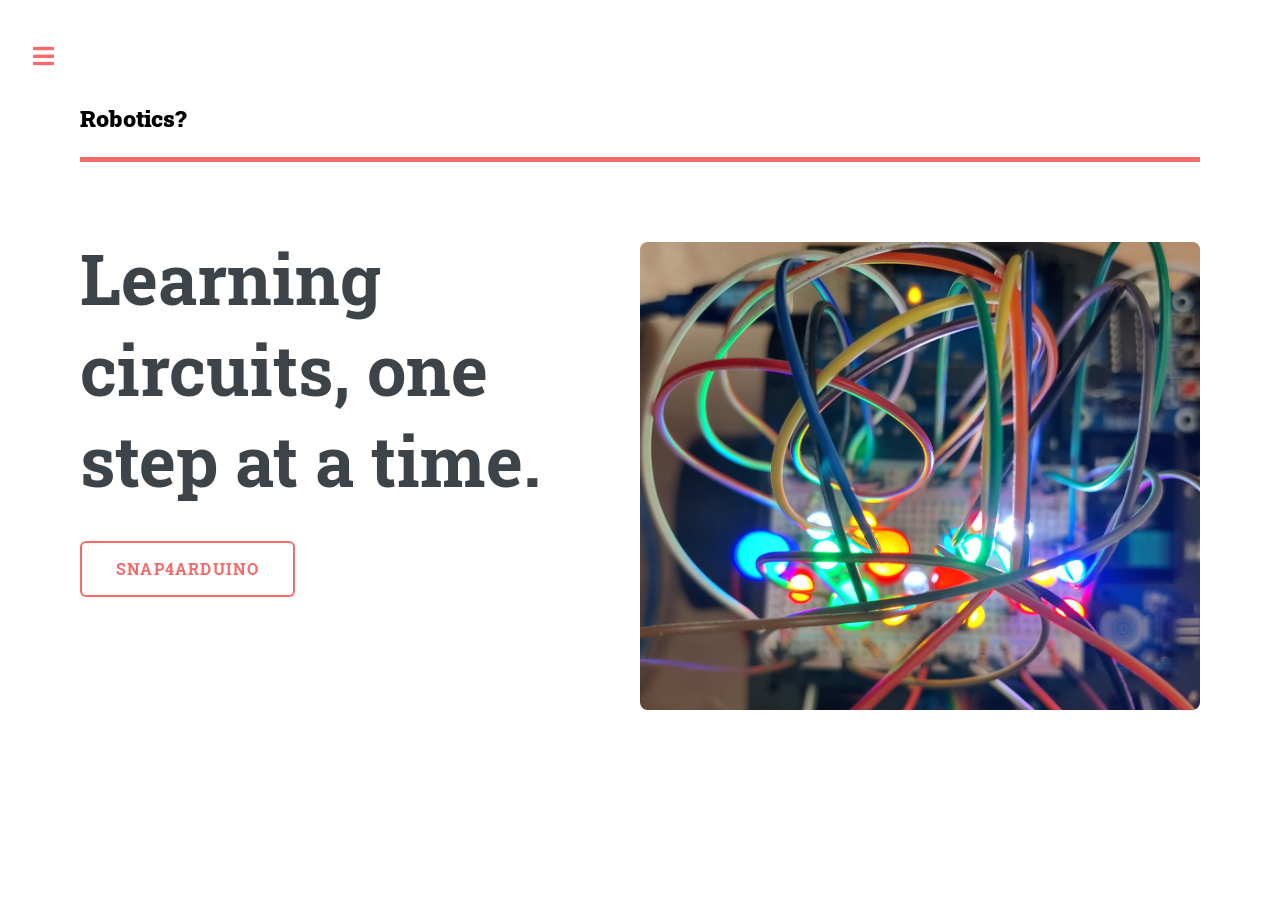
<file: index.html>
<!DOCTYPE HTML>
<!--
	Editorial by HTML5 UP
	html5up.net | @ajlkn
	Free for personal and commercial use under the CCA 3.0 license (html5up.net/license)
-->
<html>
	<head>
		<title>67Robotics</title>
		<meta charset="utf-8" />
		<meta name="viewport" content="width=device-width, initial-scale=1, user-scalable=no" />
		<link rel="stylesheet" href="assets/css/main.css" />
	</head>
	<body class="is-preload">

		<!-- Wrapper -->
			<div id="wrapper">

				<!-- Main -->
					<div id="main">
						<div class="inner">

							<!-- Header -->
								<header id="header">
									<a href="index.html" class="logo"><strong>Robotics?</strong></a>
								</header>

							<!-- Banner -->
								<section id="banner">
									<div class="content">
										<header>
											<h1>Learning circuits, one step at a time.</h1>
										</header>
										<ul class="actions">
											<li><a href="https://snap4arduino.rocks/" target="_blank" class="button big">Snap4Arduino</a></li>
										</ul>
									</div>
									<span class="image object">
										<img src="images/FrontPage.jpg" alt="" />
									</span>
								</section>
						</div>
					</div>

				<!-- Sidebar -->
			</div>

		<!-- Scripts -->
			<script src="assets/js/jquery.min.js"></script>
			<script src="assets/js/browser.min.js"></script>
			<script src="assets/js/breakpoints.min.js"></script>
			<script src="assets/js/IWantToDie.js"></script>
			<script src="assets/js/util.js"></script>
			<script src="assets/js/main.js" defer></script>

	</body>
</html>
</file>
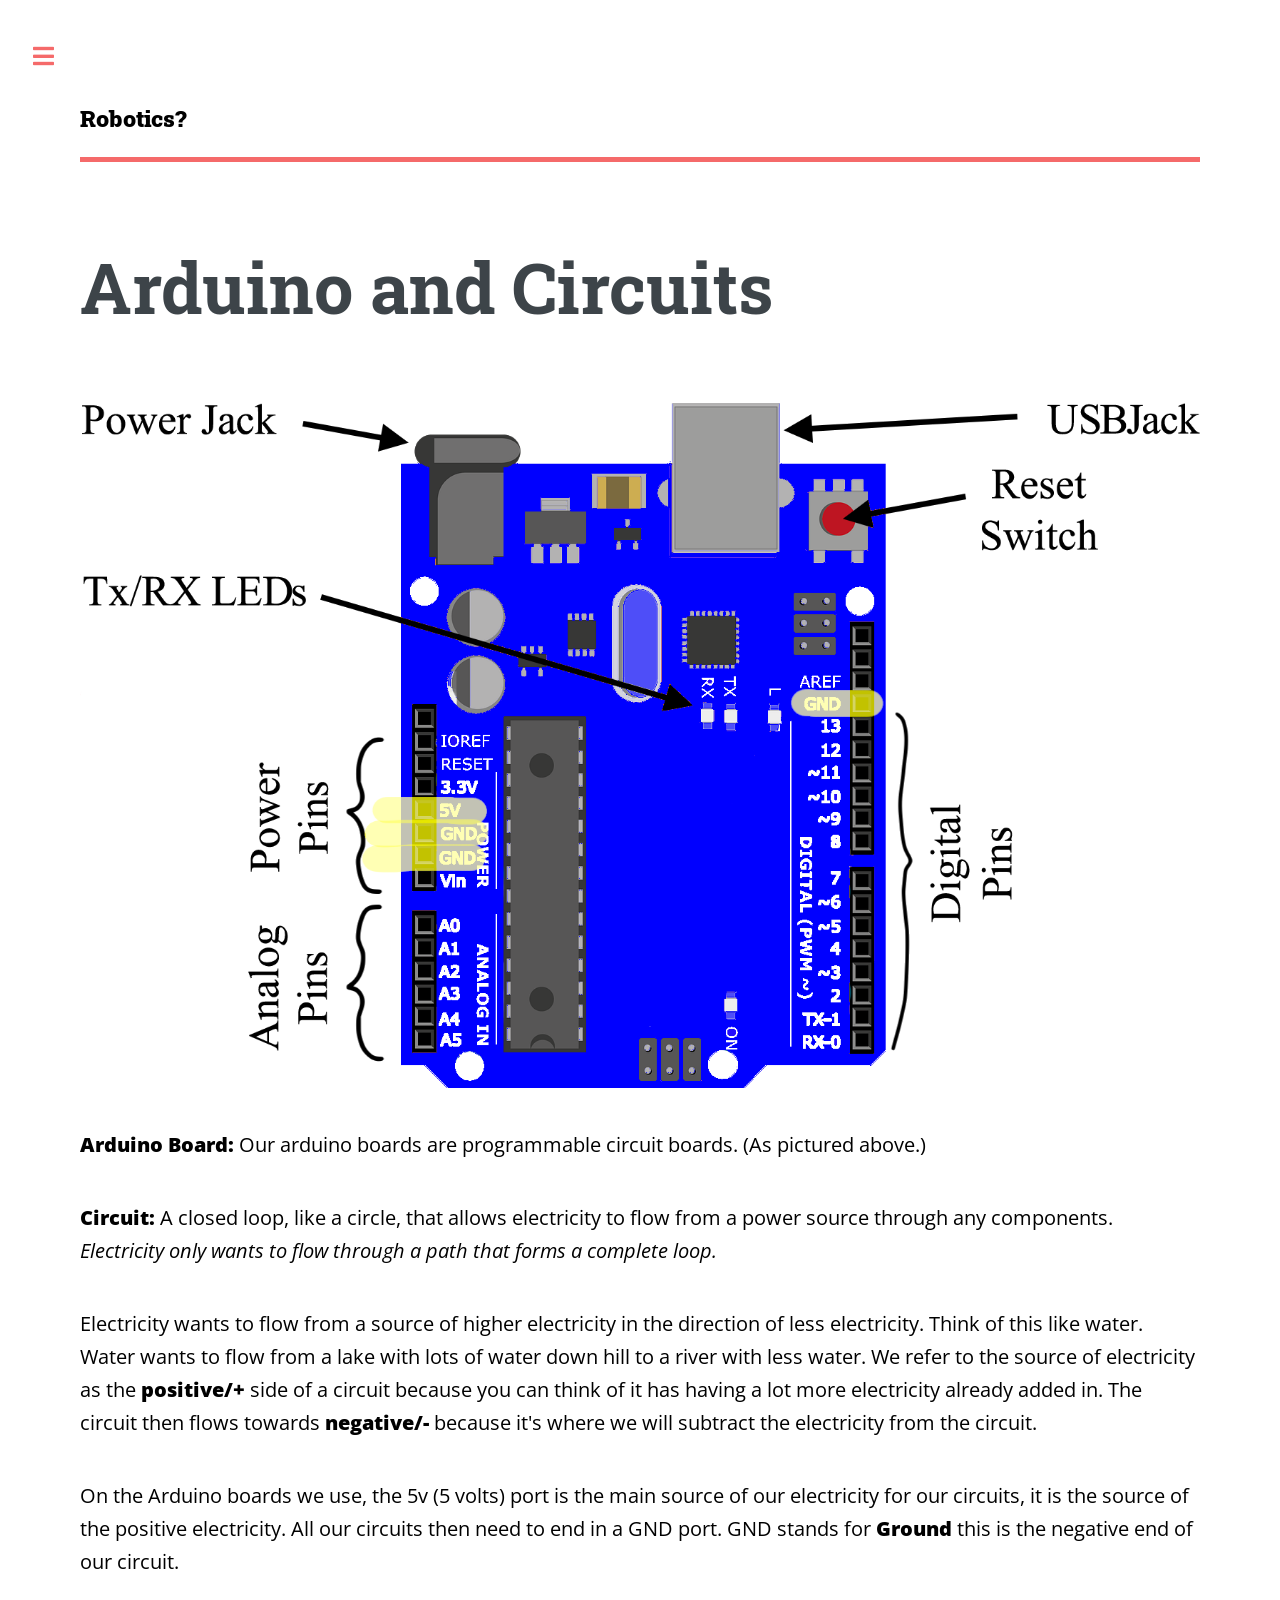
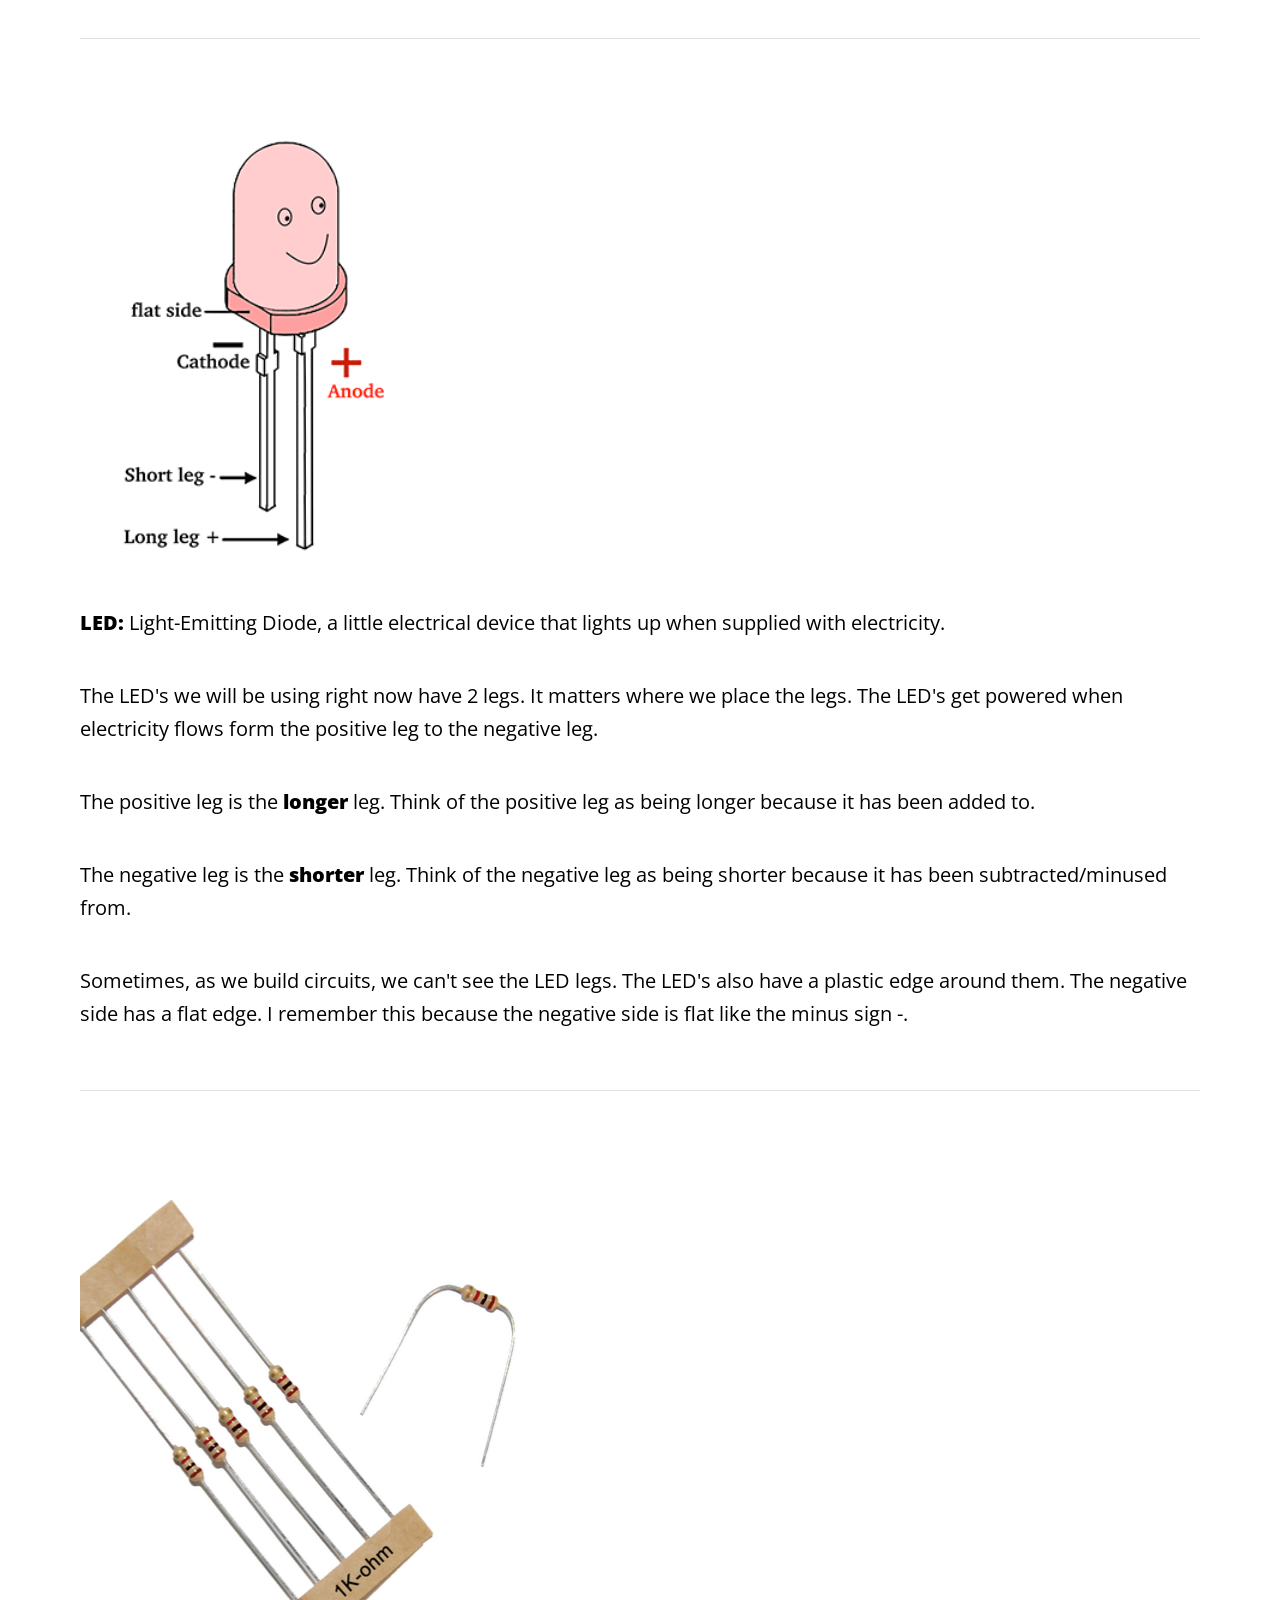
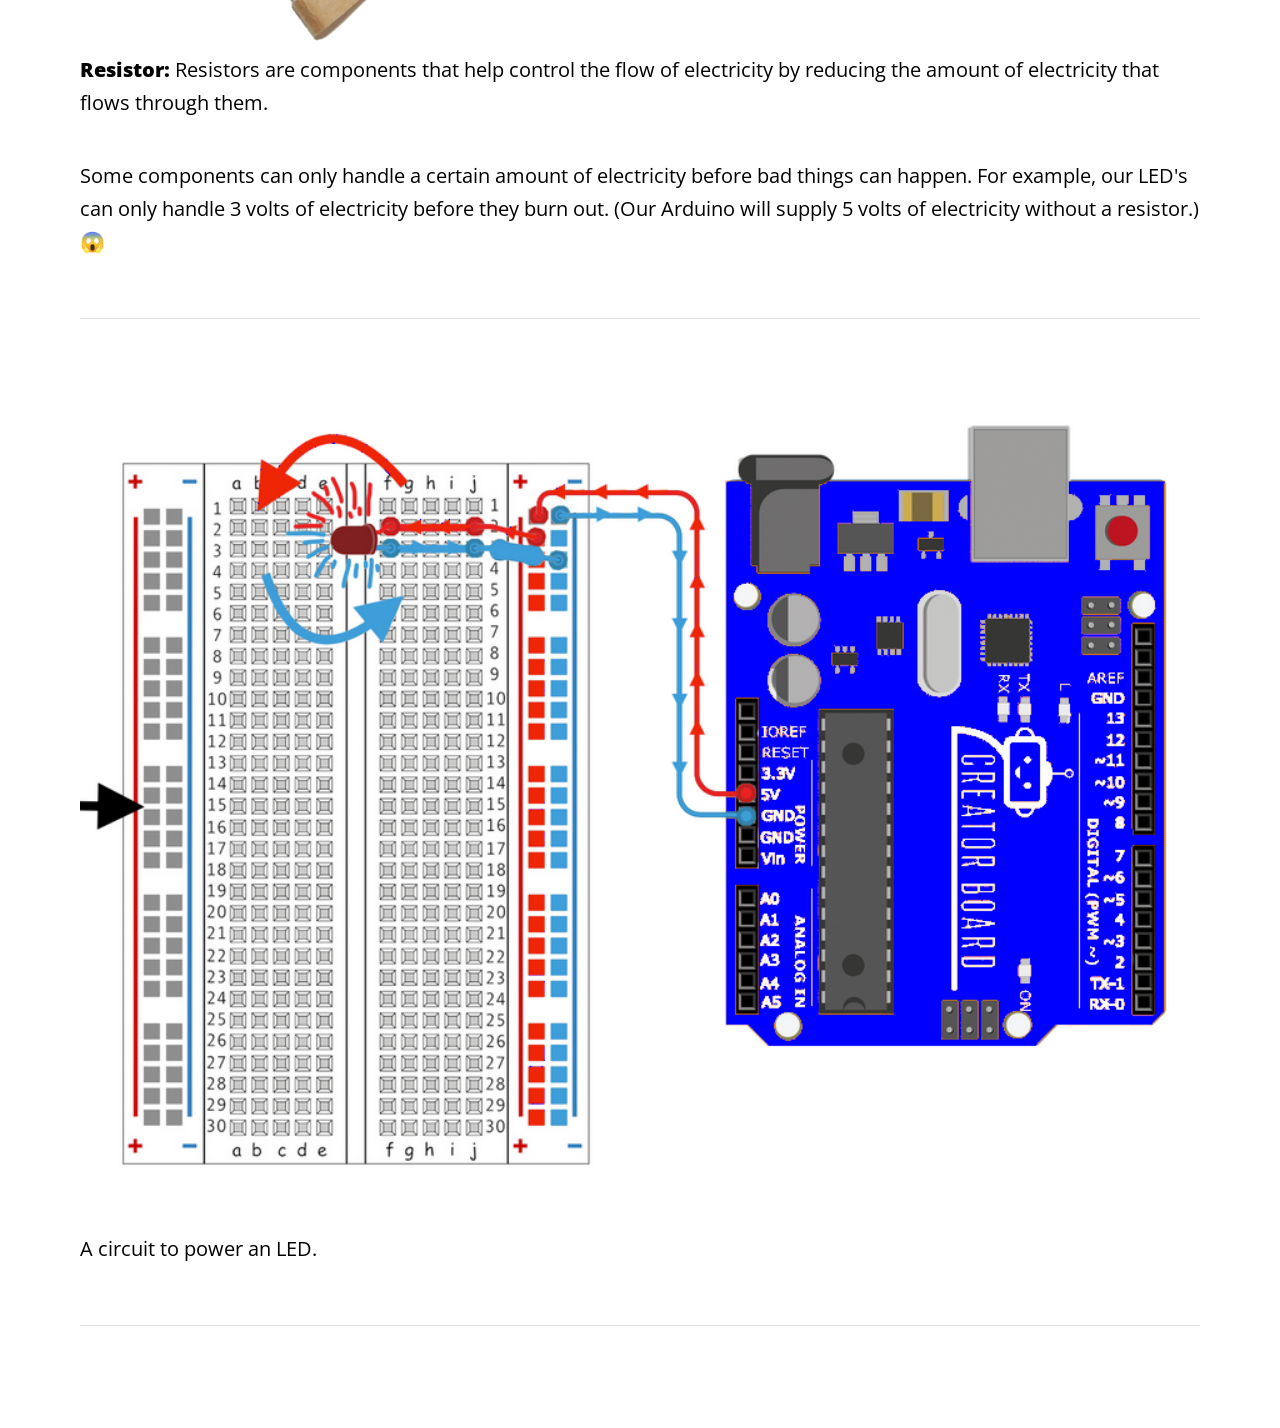
<file: day1.html>
<!DOCTYPE HTML>
<!--
	Editorial by HTML5 UP
	html5up.net | @ajlkn
	Free for personal and commercial use under the CCA 3.0 license (html5up.net/license)
-->
<html>
<head>
    <title>Day 1</title>
    <meta charset="utf-8" />
    <meta name="viewport" content="width=device-width, initial-scale=1, user-scalable=no" />
    <link rel="stylesheet" href="assets/css/main.css" />
</head>
<body class="is-preload">

<!-- Wrapper -->
<div id="wrapper">

    <!-- Main -->
    <div id="main">
        <div class="inner">

            <!-- Header -->
            <header id="header">
                <a href="index.html" class="logo"><strong>Robotics?</strong></a>
            </header>

            <!-- Content -->
            <section>
                <header class="main">
                    <h1>Arduino and Circuits</h1>
                </header>

                <span><img class="image fit" src="images/Arduino.png" alt="" /></span>

                <p><strong>Arduino Board: </strong>Our arduino boards are programmable circuit boards. (As pictured above.)</p>
                <p><strong>Circuit: </strong>A closed loop, like a circle, that allows electricity to flow from a power source through any components. <i>Electricity only wants to flow through a path that forms a complete loop.</i></p>
                <p>Electricity wants to flow from a source of higher electricity in the direction of less electricity. Think of this like water. Water wants to flow from a lake with lots of water down hill to a river with less water. We refer to the source of electricity as the <strong>positive/+</strong> side of a circuit because you can think of it has having a lot more electricity already added in. The circuit then flows towards <strong>negative/-</strong> because it's where we will subtract the electricity from the circuit.</p>

                <p>On the Arduino boards we use, the 5v (5 volts) port is the main source of our electricity for our circuits, it is the source of the positive electricity. All our circuits then need to end in a GND port. GND stands for <strong>Ground</strong> this is the negative end of our circuit.</p>

                <hr class="major" />

                <span><img src="images/LED.png" alt="" /></span>

                <p><strong>LED: </strong>Light-Emitting Diode, a little electrical device that lights up when supplied with electricity.</p>
                <p>The LED's we will be using right now have 2 legs. It matters where we place the legs. The LED's get powered when electricity flows form the positive leg to the negative leg.</p>
                <p>The positive leg is the <strong>longer</strong> leg. Think of the positive leg as being longer because it has been added to.</p>
                <p>The negative leg is the <strong>shorter</strong> leg. Think of the negative leg as being shorter because it has been subtracted/minused from.</p>
                <p>Sometimes, as we build circuits, we can't see the LED legs. The LED's also have a plastic edge around them. The negative side has a flat edge. I remember this because the negative side is flat like the minus sign -.</p>

                <hr class="major" />

                <span><img  src="images/Resistor.png" alt="" /></span>
                <p><strong>Resistor: </strong>Resistors are components that help control the flow of electricity by reducing the amount of electricity that flows through them.</p>
                <p>Some components can only handle a certain amount of electricity before bad things can happen. For example, our LED's can only handle 3 volts of electricity before they burn out. (Our Arduino will supply 5 volts of electricity without a resistor.) 😱</p>

                <hr class="major" />

                <span><img class="image fit" src="images/Circuit.png" alt="" /></span>
                <p>A circuit to power an LED.</p>

                <hr class="major" />

            </section>

        </div>
    </div>
    <!-- Sidebar -->
</div>

<!-- Scripts -->
<script src="assets/js/jquery.min.js"></script>
<script src="assets/js/browser.min.js"></script>
<script src="assets/js/breakpoints.min.js"></script>
<script src="assets/js/IWantToDie.js"></script>
<script src="assets/js/util.js"></script>
<script src="assets/js/main.js"></script>

</body>
</html>
</file>
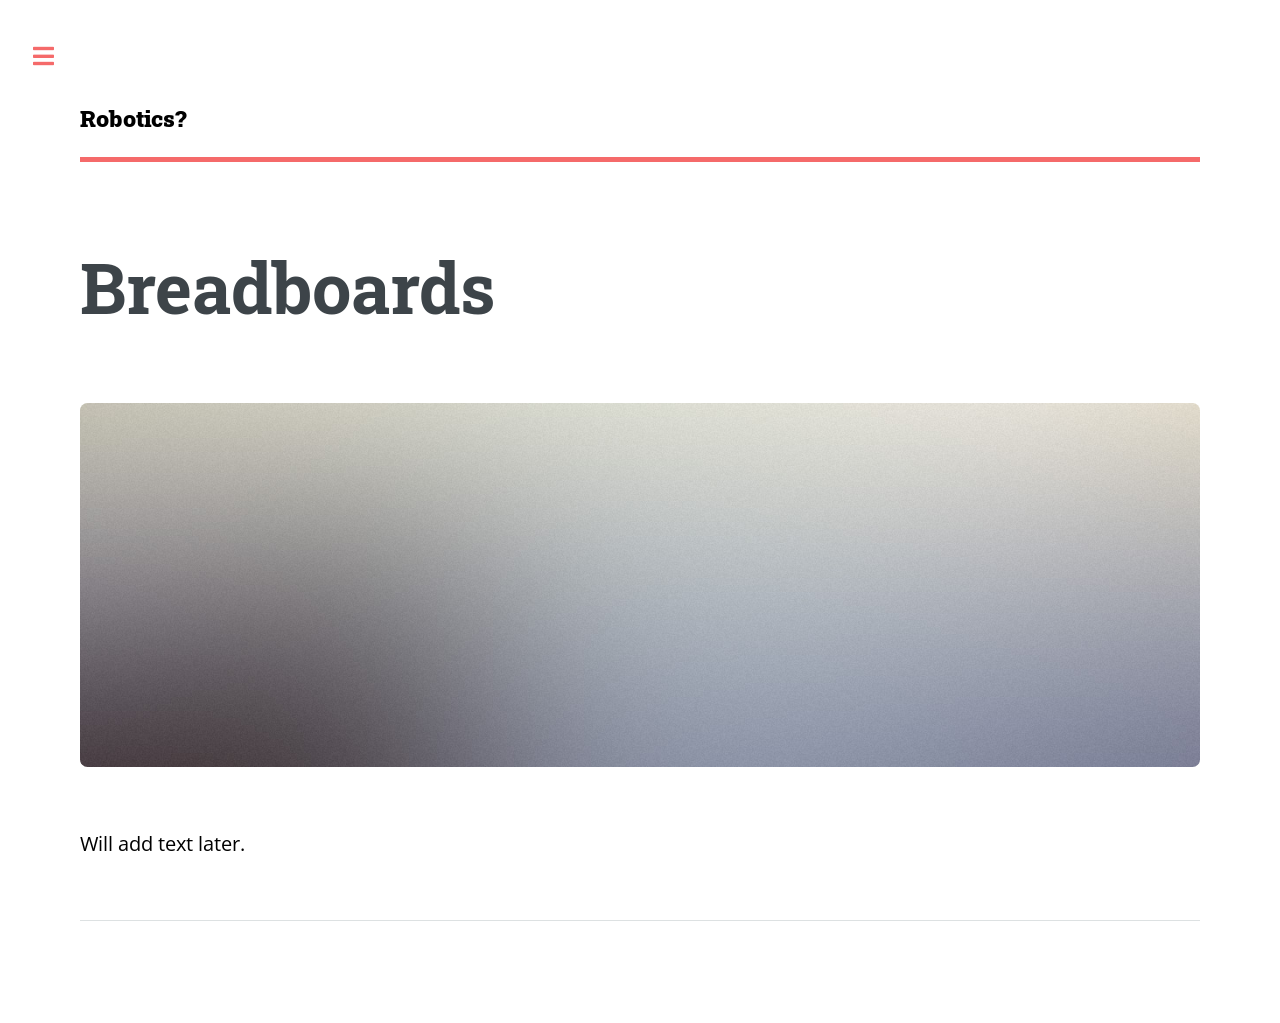
<file: day1andhalf.html>
<!DOCTYPE HTML>
<!--
	Editorial by HTML5 UP
	html5up.net | @ajlkn
	Free for personal and commercial use under the CCA 3.0 license (html5up.net/license)
-->
<html>
<head>
    <title>Day 1.5</title>
    <meta charset="utf-8" />
    <meta name="viewport" content="width=device-width, initial-scale=1, user-scalable=no" />
    <link rel="stylesheet" href="assets/css/main.css" />
</head>
<body class="is-preload">

<!-- Wrapper -->
<div id="wrapper">

    <!-- Main -->
    <div id="main">
        <div class="inner">

            <!-- Header -->
            <header id="header">
                <a href="index.html" class="logo"><strong>Robotics?</strong></a>
            </header>

            <!-- Content -->
            <section>
                <header class="main">
                    <h1>Breadboards</h1>
                </header>

                <span class="image main"><img src="images/pic11.jpg" alt="" /></span>

                <p>Will add text later.</p>

                <hr class="major" />

            </section>

        </div>
    </div>

    <!-- Sidebar -->

</div>

<!-- Scripts -->
<script src="assets/js/jquery.min.js"></script>
<script src="assets/js/browser.min.js"></script>
<script src="assets/js/breakpoints.min.js"></script>
<script src="assets/js/IWantToDie.js"></script>
<script src="assets/js/util.js"></script>
<script src="assets/js/main.js"></script>

</body>
</html>
</file>
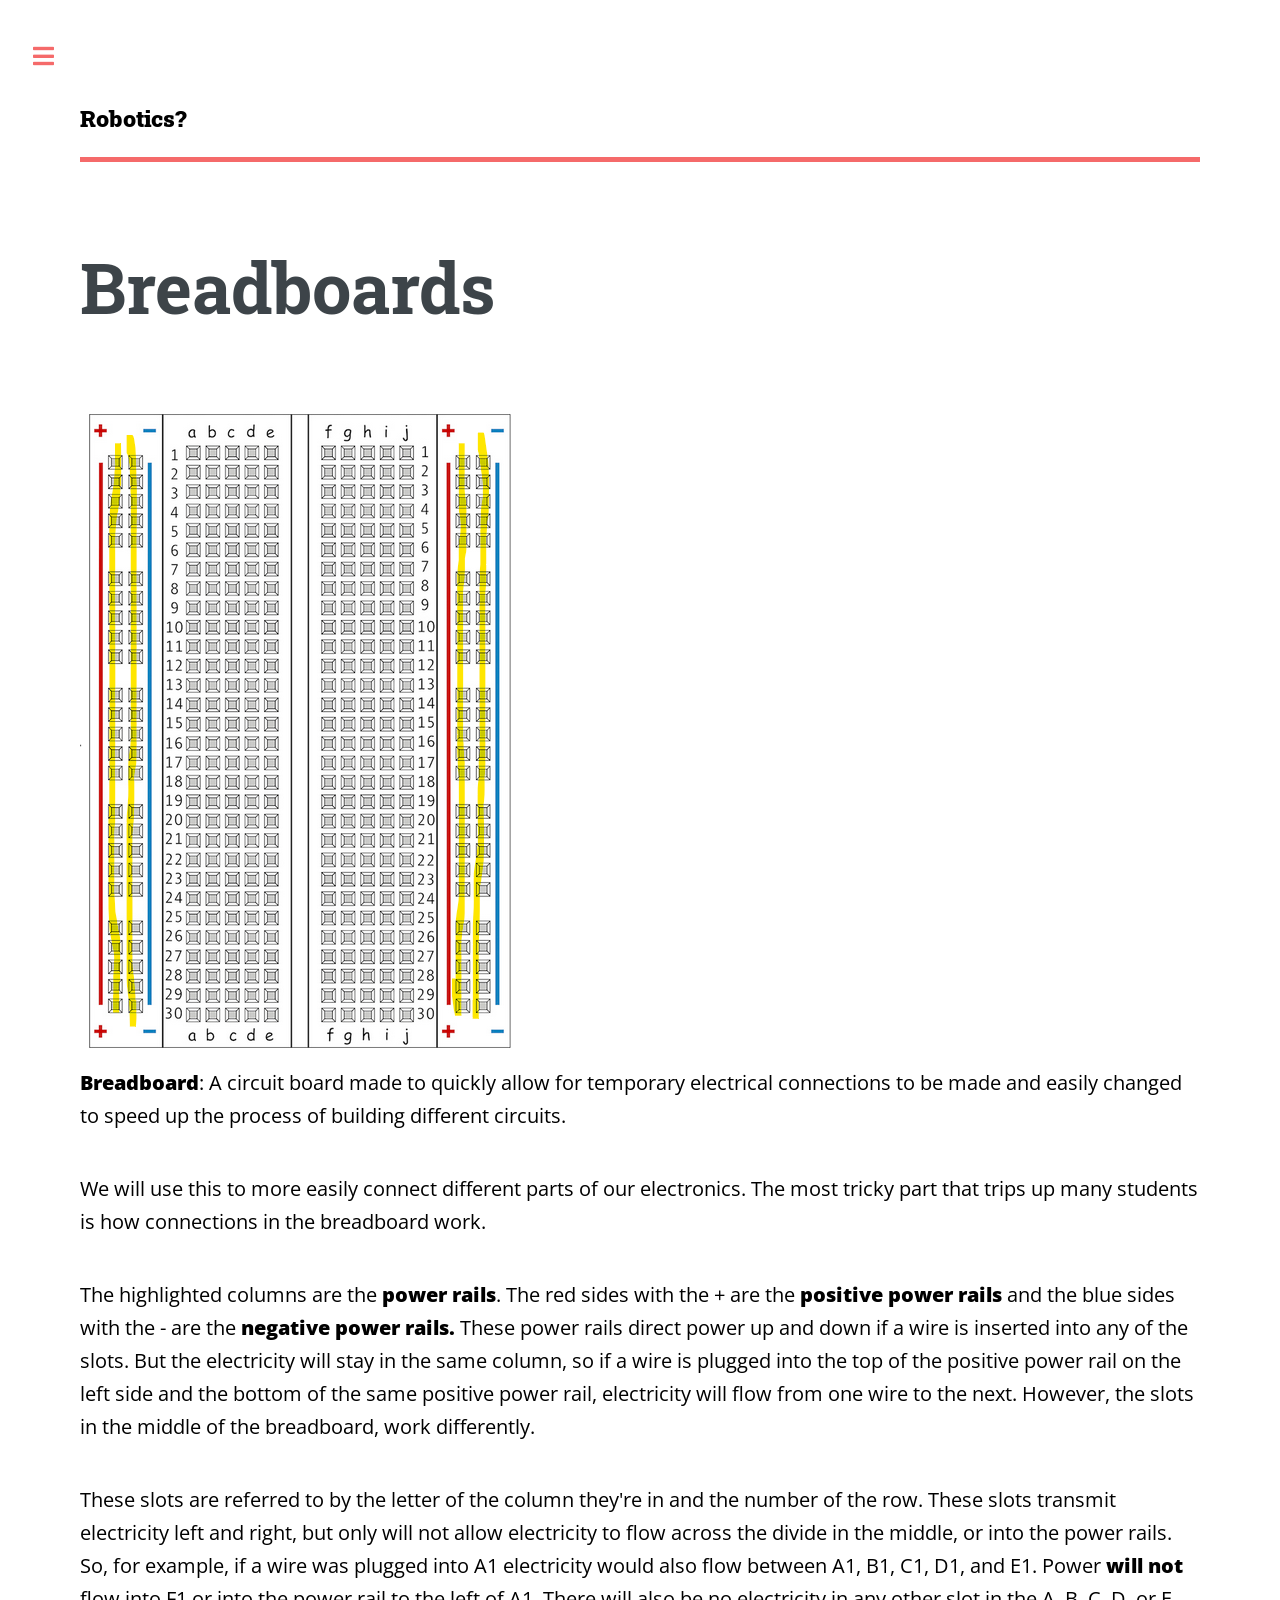
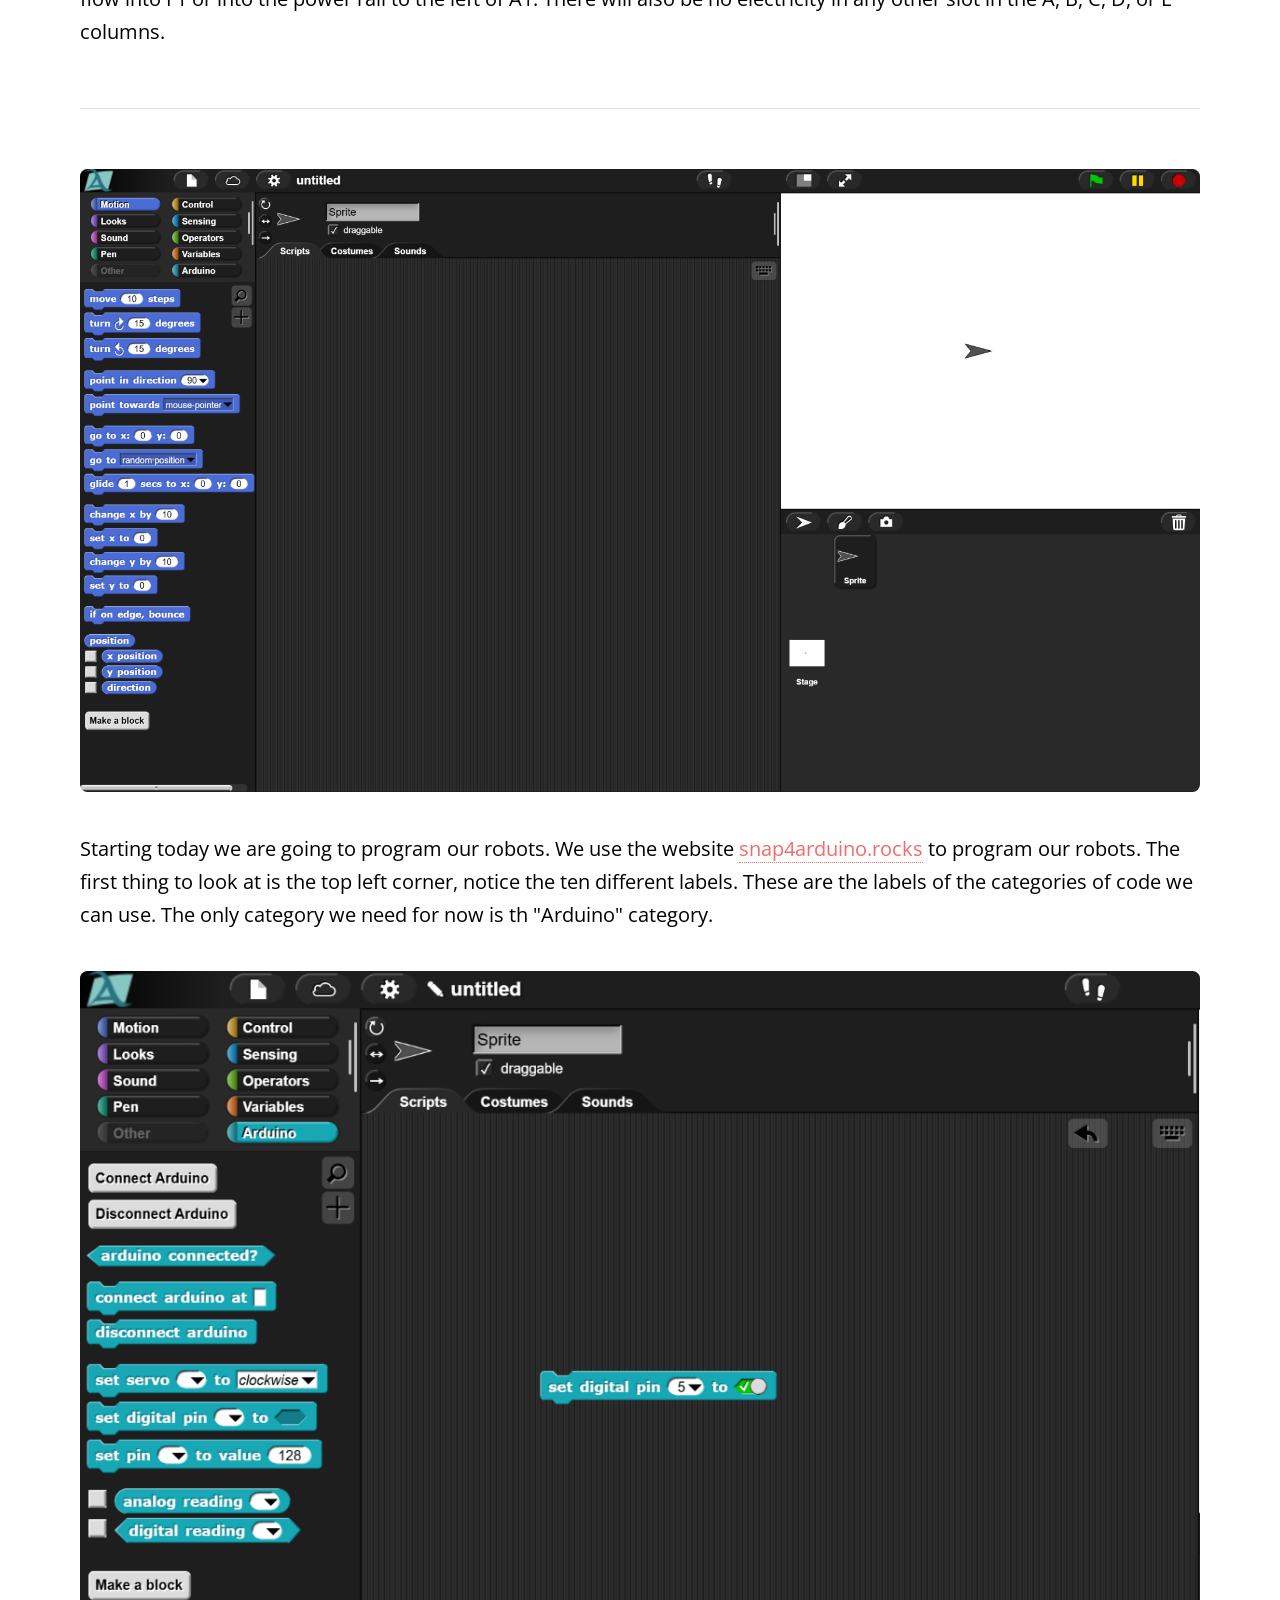
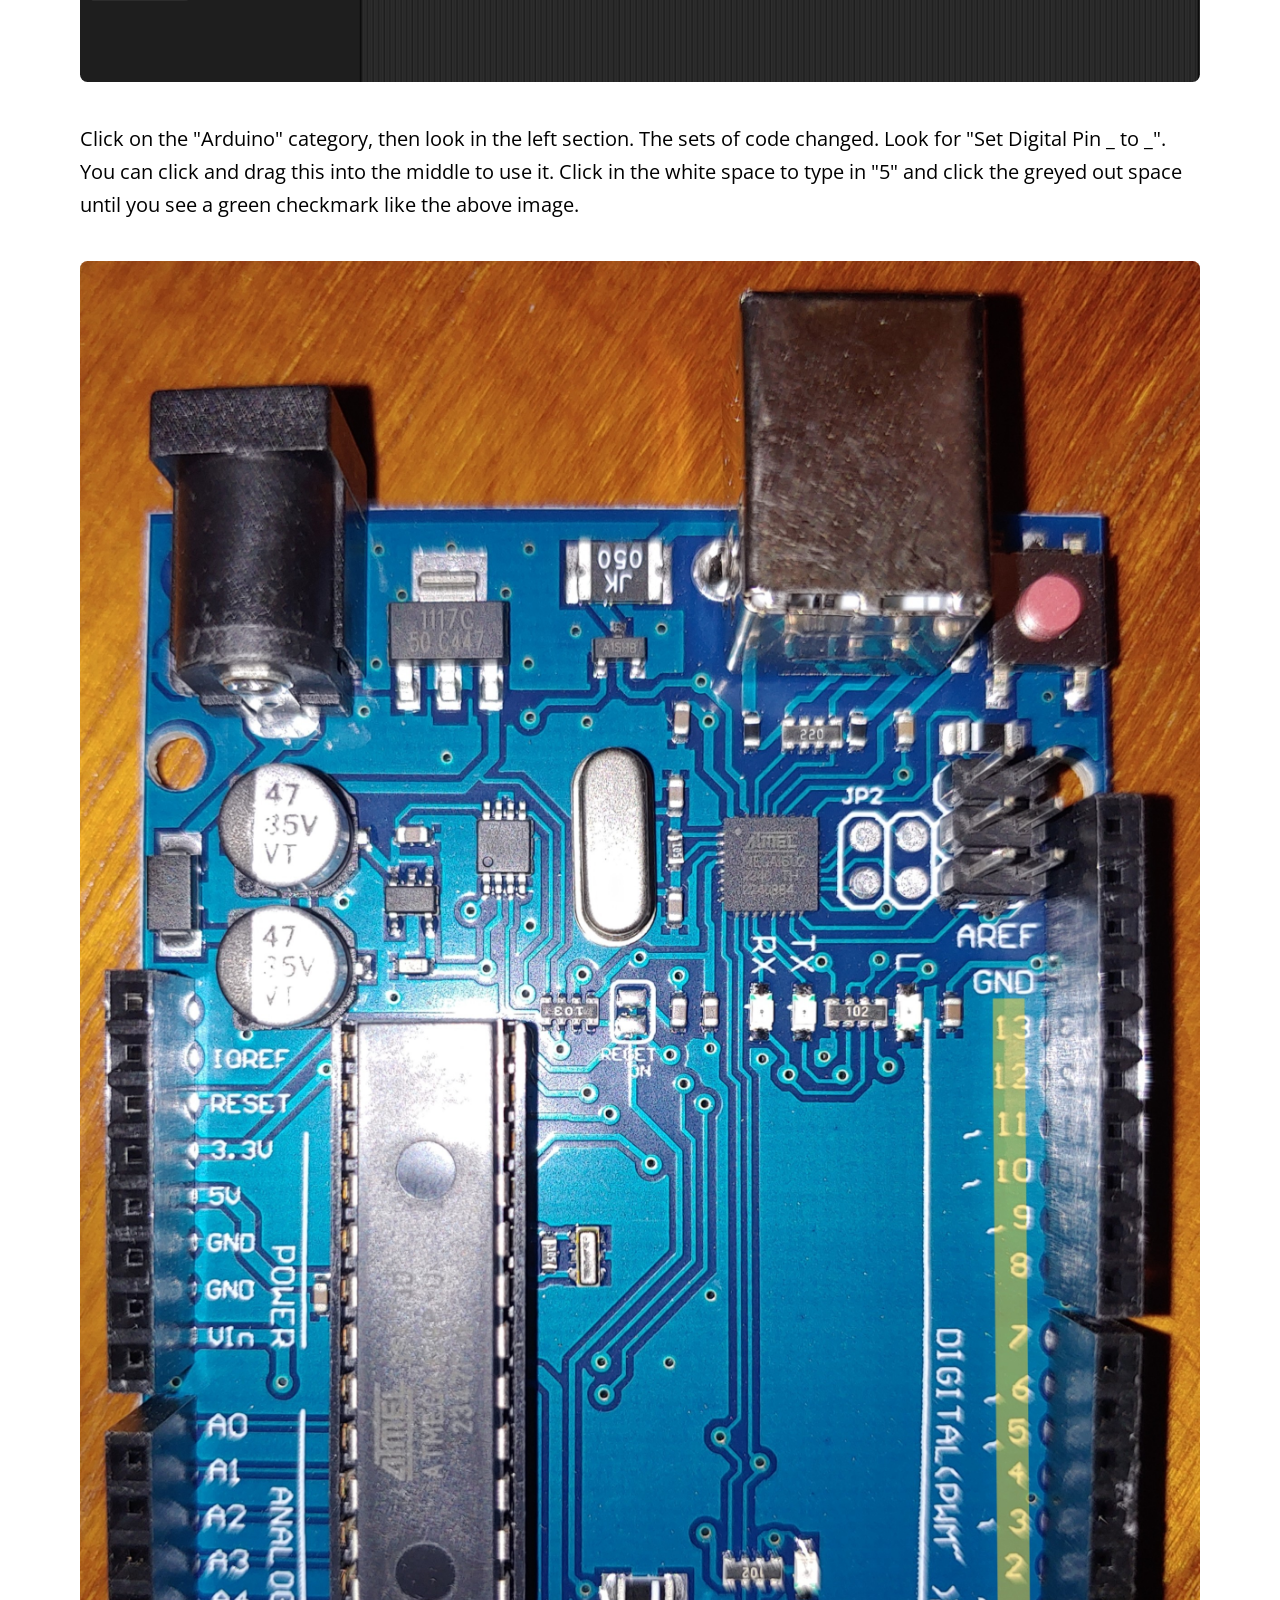
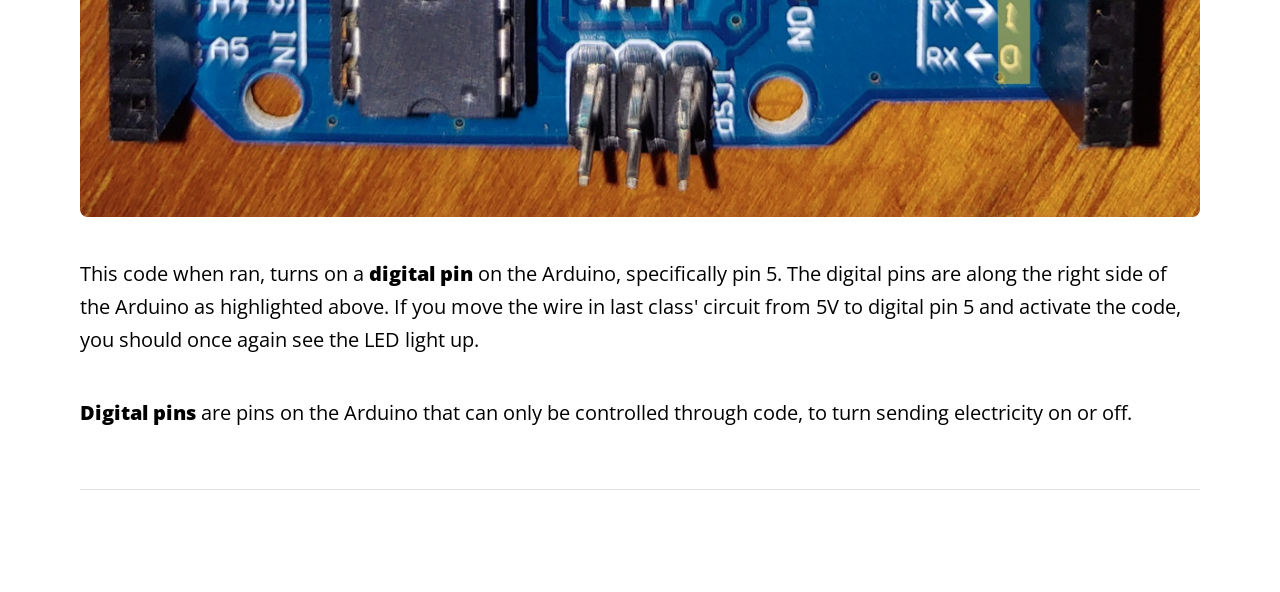
<file: day2.html>
<!DOCTYPE HTML>
<!--
	Editorial by HTML5 UP
	html5up.net | @ajlkn
	Free for personal and commercial use under the CCA 3.0 license (html5up.net/license)
-->
<html>
<head>
    <title>Day 2</title>
    <meta charset="utf-8" />
    <meta name="viewport" content="width=device-width, initial-scale=1, user-scalable=no" />
    <link rel="stylesheet" href="assets/css/main.css" />
</head>
<body class="is-preload">

<!-- Wrapper -->
<div id="wrapper">

    <!-- Main -->
    <div id="main">
        <div class="inner">

            <!-- Header -->
            <header id="header">
                <a href="index.html" class="logo"><strong>Robotics?</strong></a>
            </header>

            <!-- Content -->
            <section>
                <header class="main">
                    <h1>Breadboards</h1>
                </header>

                <span class="image"><img src="images/Breadboard.png" alt="" /></span>

                <p><strong>Breadboard</strong>: A circuit board made to quickly allow for temporary electrical connections to be made and easily changed to speed up the process of building different circuits.</p>
                <p>We will use this to more easily connect different parts of our electronics. The most tricky part that trips up many students is how connections in the breadboard work.</p>
                <p>The highlighted columns are the <strong>power rails</strong>. The red sides with the + are the <strong>positive power rails</strong> and the blue sides with the - are the <strong>negative power rails.</strong>
                These power rails direct power up and down if a wire is inserted into any of the slots. But the electricity will stay in the same column, so if a wire is plugged into the top of the positive power rail on the left side and the bottom of the same positive power rail, electricity will flow from one wire to the next.
                However, the slots in the middle of the breadboard, work differently.          </p>
                <p>These slots are referred to by the letter of the column they're in and the number of the row. These slots transmit electricity left and right, but only will not allow electricity to flow across the divide in the middle, or into the power rails. So, for example, if a wire was plugged into A1 electricity would also flow between A1, B1, C1, D1, and E1. Power <strong>will not</strong> flow into F1 or into the power rail to the left of A1. There will also be no electricity in any other slot in the A, B, C, D, or E columns.</p>

                <hr class="major" />

                <span class="image fit"><img src="images/SnapWebsite.png" alt="" /></span>

                <p>Starting today we are going to program our robots. We use the website <a href="https://snap4arduino.rocks/">snap4arduino.rocks</a> to program our robots. The first thing to look at is the top left corner, notice the ten different labels. These are the labels of the categories of code we can use. The only category we need for now is th "Arduino" category.</p>

                <span class="image fit"><img src="images/SnapArduino.png" alt="" /></span>

                <p>Click on the "Arduino" category, then look in the left section. The sets of code changed. Look for "Set Digital Pin _ to _". You can click and drag this into the middle to use it. Click in the white space to type in "5" and click the greyed out space until you see a green checkmark like the above image.</p>

                <span class="image fit"><img src="images/ArduinoPic.jpg" alt="" /></span>

                <p>This code when ran, turns on a <strong>digital pin</strong> on the Arduino, specifically pin 5. The digital pins are along the right side of the Arduino as highlighted above. If you move the wire in last class' circuit from 5V to digital pin 5 and activate the code, you should once again see the LED light up.</p>
                <p><strong>Digital pins</strong> are pins on the Arduino that can only be controlled through code, to turn sending electricity on or off.</p>

                <hr class="major" />

            </section>

        </div>
    </div>

    <!-- Sidebar -->

</div>

<!-- Scripts -->
<script src="assets/js/jquery.min.js"></script>
<script src="assets/js/browser.min.js"></script>
<script src="assets/js/breakpoints.min.js"></script>
<script src="assets/js/IWantToDie.js"></script>
<script src="assets/js/util.js"></script>
<script src="assets/js/main.js"></script>

</body>
</html>
</file>
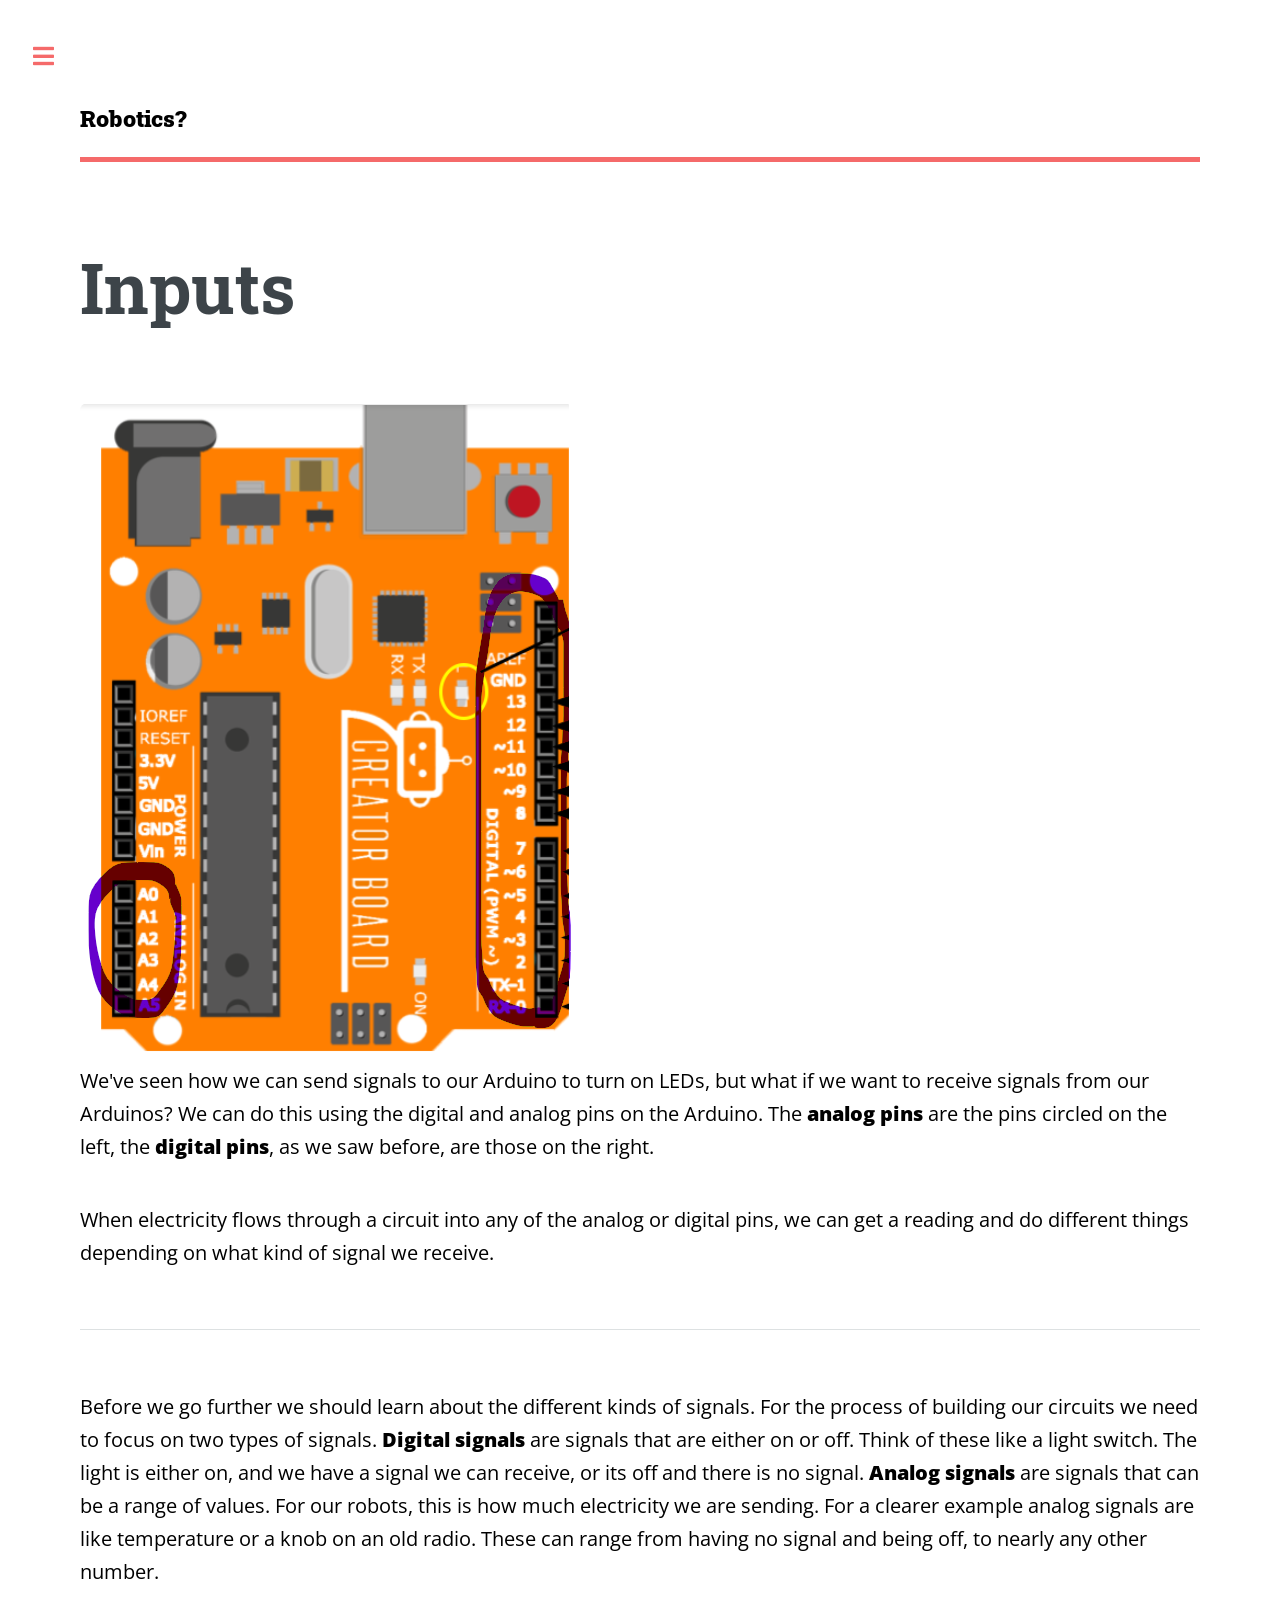
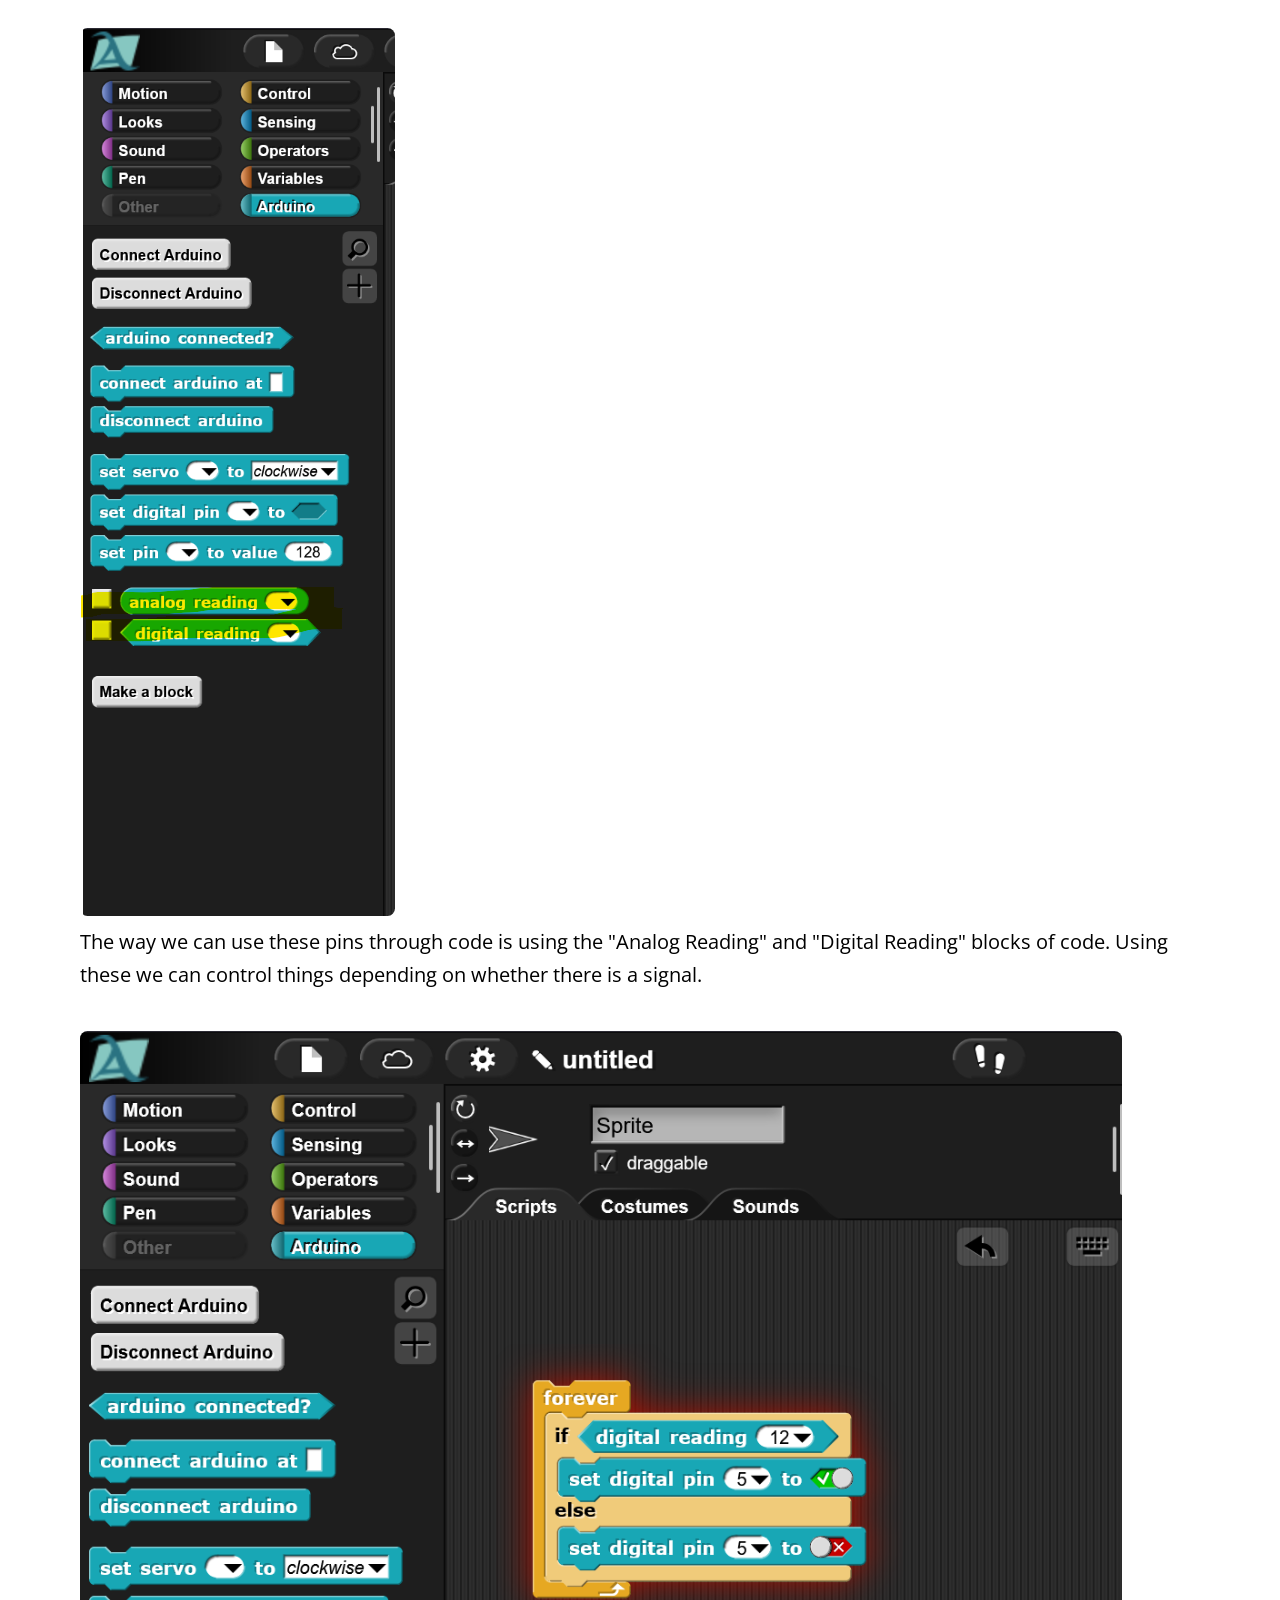
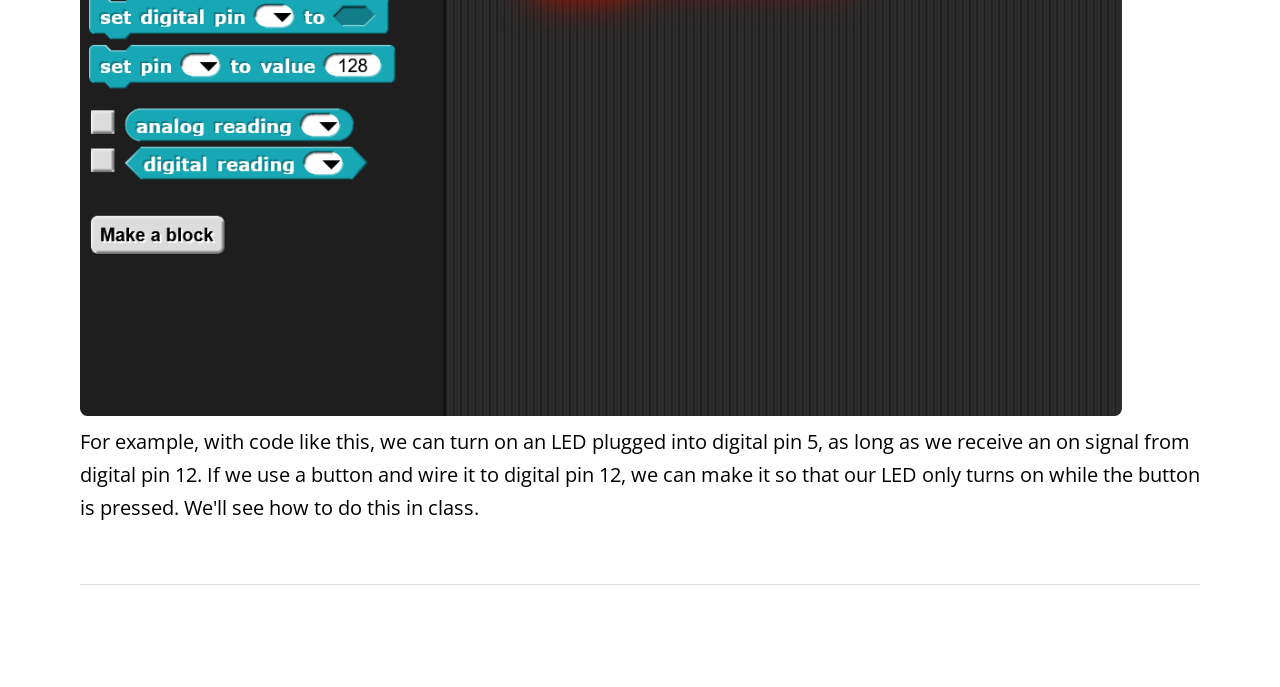
<file: day3.html>
<!DOCTYPE HTML>
<!--
	Editorial by HTML5 UP
	html5up.net | @ajlkn
	Free for personal and commercial use under the CCA 3.0 license (html5up.net/license)
-->
<html>
<head>
    <title>Day 3</title>
    <meta charset="utf-8" />
    <meta name="viewport" content="width=device-width, initial-scale=1, user-scalable=no" />
    <link rel="stylesheet" href="assets/css/main.css" />
</head>
<body class="is-preload">

<!-- Wrapper -->
<div id="wrapper">

    <!-- Main -->
    <div id="main">
        <div class="inner">

            <!-- Header -->
            <header id="header">
                <a href="index.html" class="logo"><strong>Robotics?</strong></a>
            </header>

            <!-- Content -->
            <section>
                <header class="main">
                    <h1>Inputs</h1>
                </header>

                <span class="image"><img src="images/InputPins.png" alt="" /></span>

                <p>We've seen how we can send signals to our Arduino to turn on LEDs, but what if we want to receive signals from our Arduinos? We can do this using the digital and analog pins on the Arduino. The <strong>analog pins</strong> are the pins circled on the left, the <strong>digital pins</strong>, as we saw before, are those on the right.</p>
                <p>When electricity flows through a circuit into any of the analog or digital pins, we can get a reading and do different things depending on what kind of signal we receive.</p>
                <hr class="major" />

                <p>Before we go further we should learn about the different kinds of signals. For the process of building our circuits we need to focus on two types of signals. <strong>Digital signals</strong> are signals that are either on or off. Think of these like a light switch. The light is either on, and we have a signal we can receive, or its off and there is no signal. <strong>Analog signals</strong> are signals that can be a range of values. For our robots, this is how much electricity we are sending. For a clearer example analog signals are like temperature or a knob on an old radio. These can range from having no signal and being off, to nearly any other number.</p>

                <span class="image"><img src="images/Readings.png" alt="" /></span>
                <p>The way we can use these pins through code is using the "Analog Reading" and "Digital Reading" blocks of code. Using these we can control things depending on whether there is a signal.</p>

                <span class="image"><img src="images/InputExample.png" alt="" /></span>
                <p>For example, with code like this, we can turn on an LED plugged into digital pin 5, as long as we receive an on signal from digital pin 12. If we use a button and wire it to digital pin 12, we can make it so that our LED only turns on while the button is pressed. We'll see how to do this in class.</p>

                <hr class="major" />

            </section>

        </div>
    </div>

    <!-- Sidebar -->

</div>

<!-- Scripts -->
<script src="assets/js/jquery.min.js"></script>
<script src="assets/js/browser.min.js"></script>
<script src="assets/js/breakpoints.min.js"></script>
<script src="assets/js/IWantToDie.js"></script>
<script src="assets/js/util.js"></script>
<script src="assets/js/main.js"></script>

</body>
</html>
</file>
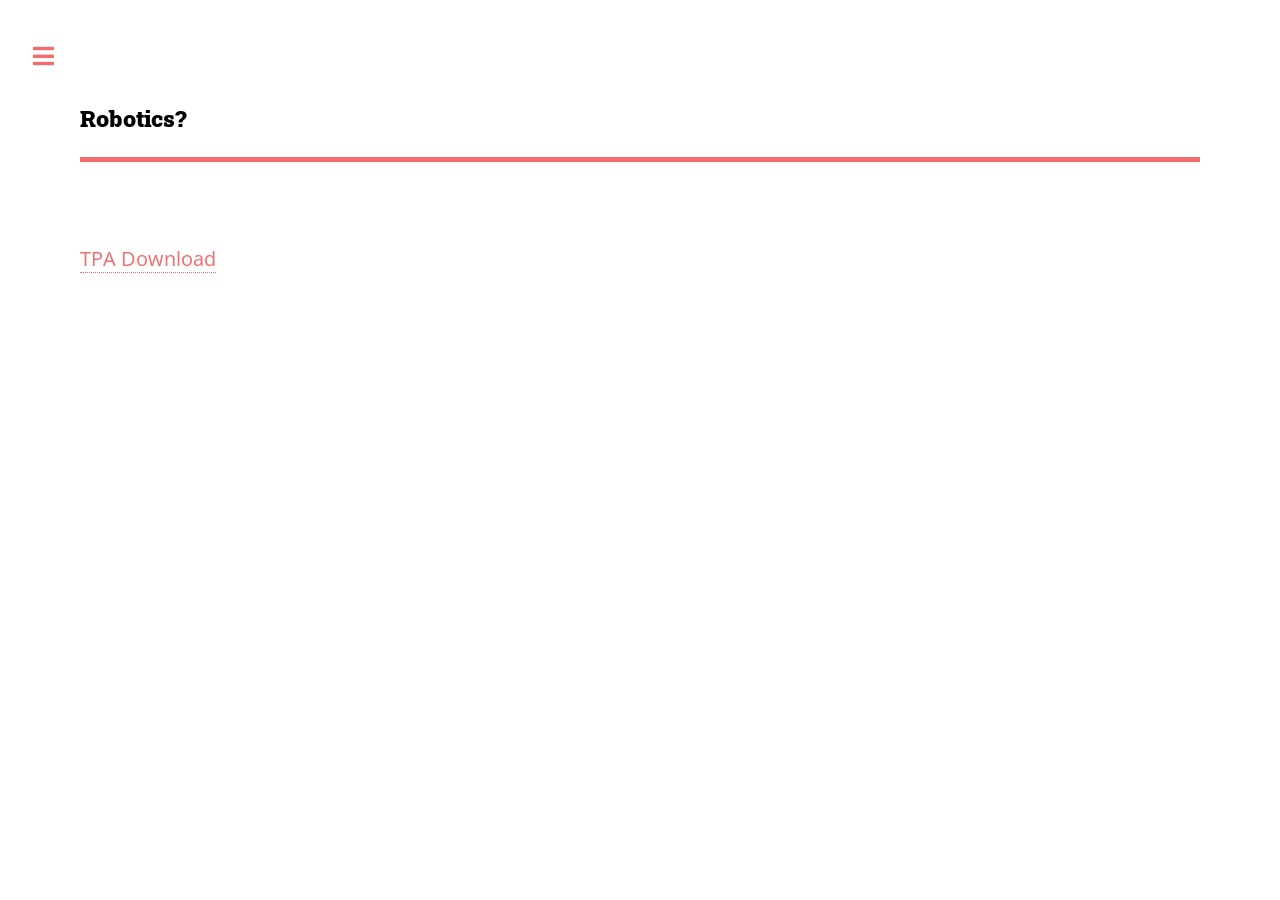
<file: day7.html>
<!DOCTYPE HTML>
<!--
	Editorial by HTML5 UP
	html5up.net | @ajlkn
	Free for personal and commercial use under the CCA 3.0 license (html5up.net/license)
-->
<html>
<head>
    <title>Day 7</title>
    <meta charset="utf-8" />
    <meta name="viewport" content="width=device-width, initial-scale=1, user-scalable=no" />
    <link rel="stylesheet" href="assets/css/main.css" />
</head>
<body class="is-preload">

<!-- Wrapper -->
<div id="wrapper">

    <!-- Main -->
    <div id="main">
        <div class="inner">

            <!-- Header -->
            <header id="header">
                <a href="index.html" class="logo"><strong>Robotics?</strong></a>
            </header>

            <!-- Content -->
            <section>
                <a href="assets/projects/button_TPA.xml" download="button_TPA.xml">TPA Download</a>
            </section>

        </div>
    </div>

    <!-- Sidebar -->

</div>

<!-- Scripts -->
<script src="assets/js/jquery.min.js"></script>
<script src="assets/js/browser.min.js"></script>
<script src="assets/js/breakpoints.min.js"></script>
<script src="assets/js/IWantToDie.js"></script>
<script src="assets/js/util.js"></script>
<script src="assets/js/main.js"></script>

</body>
</html>
</file>
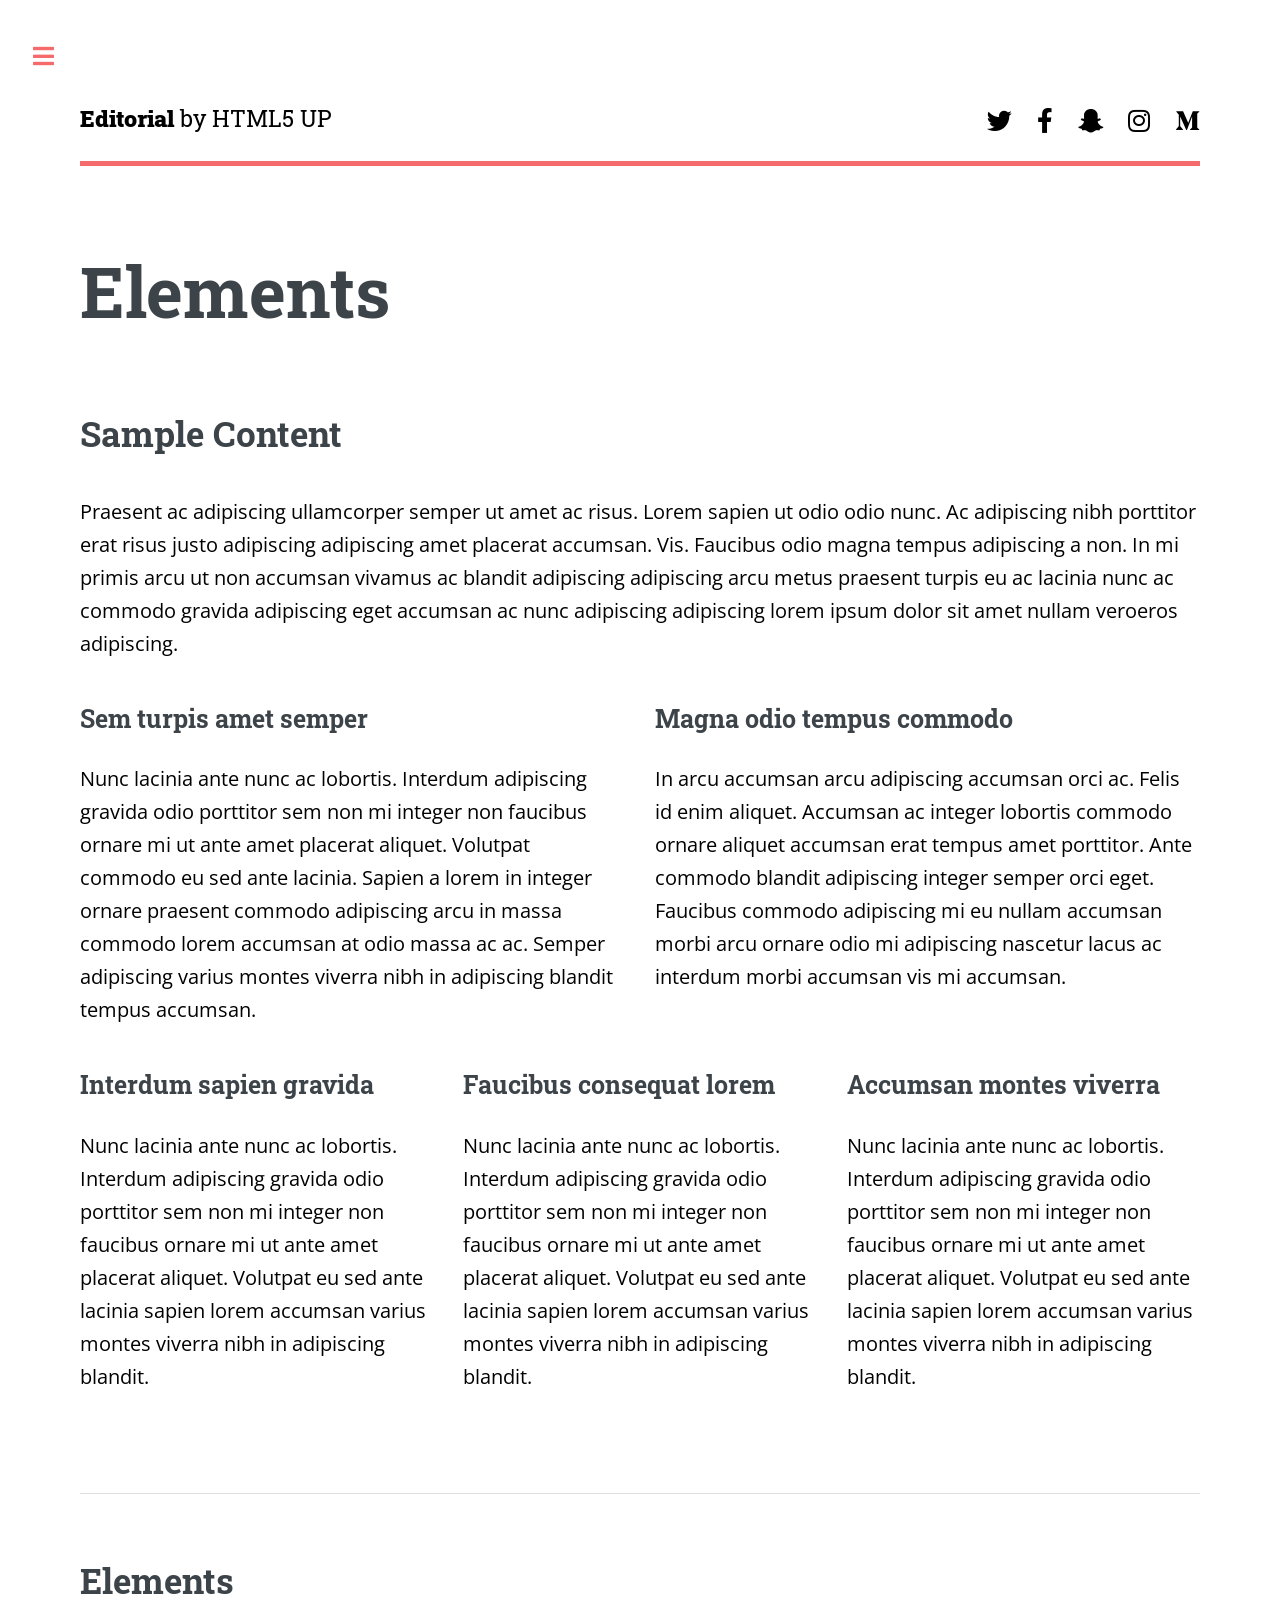
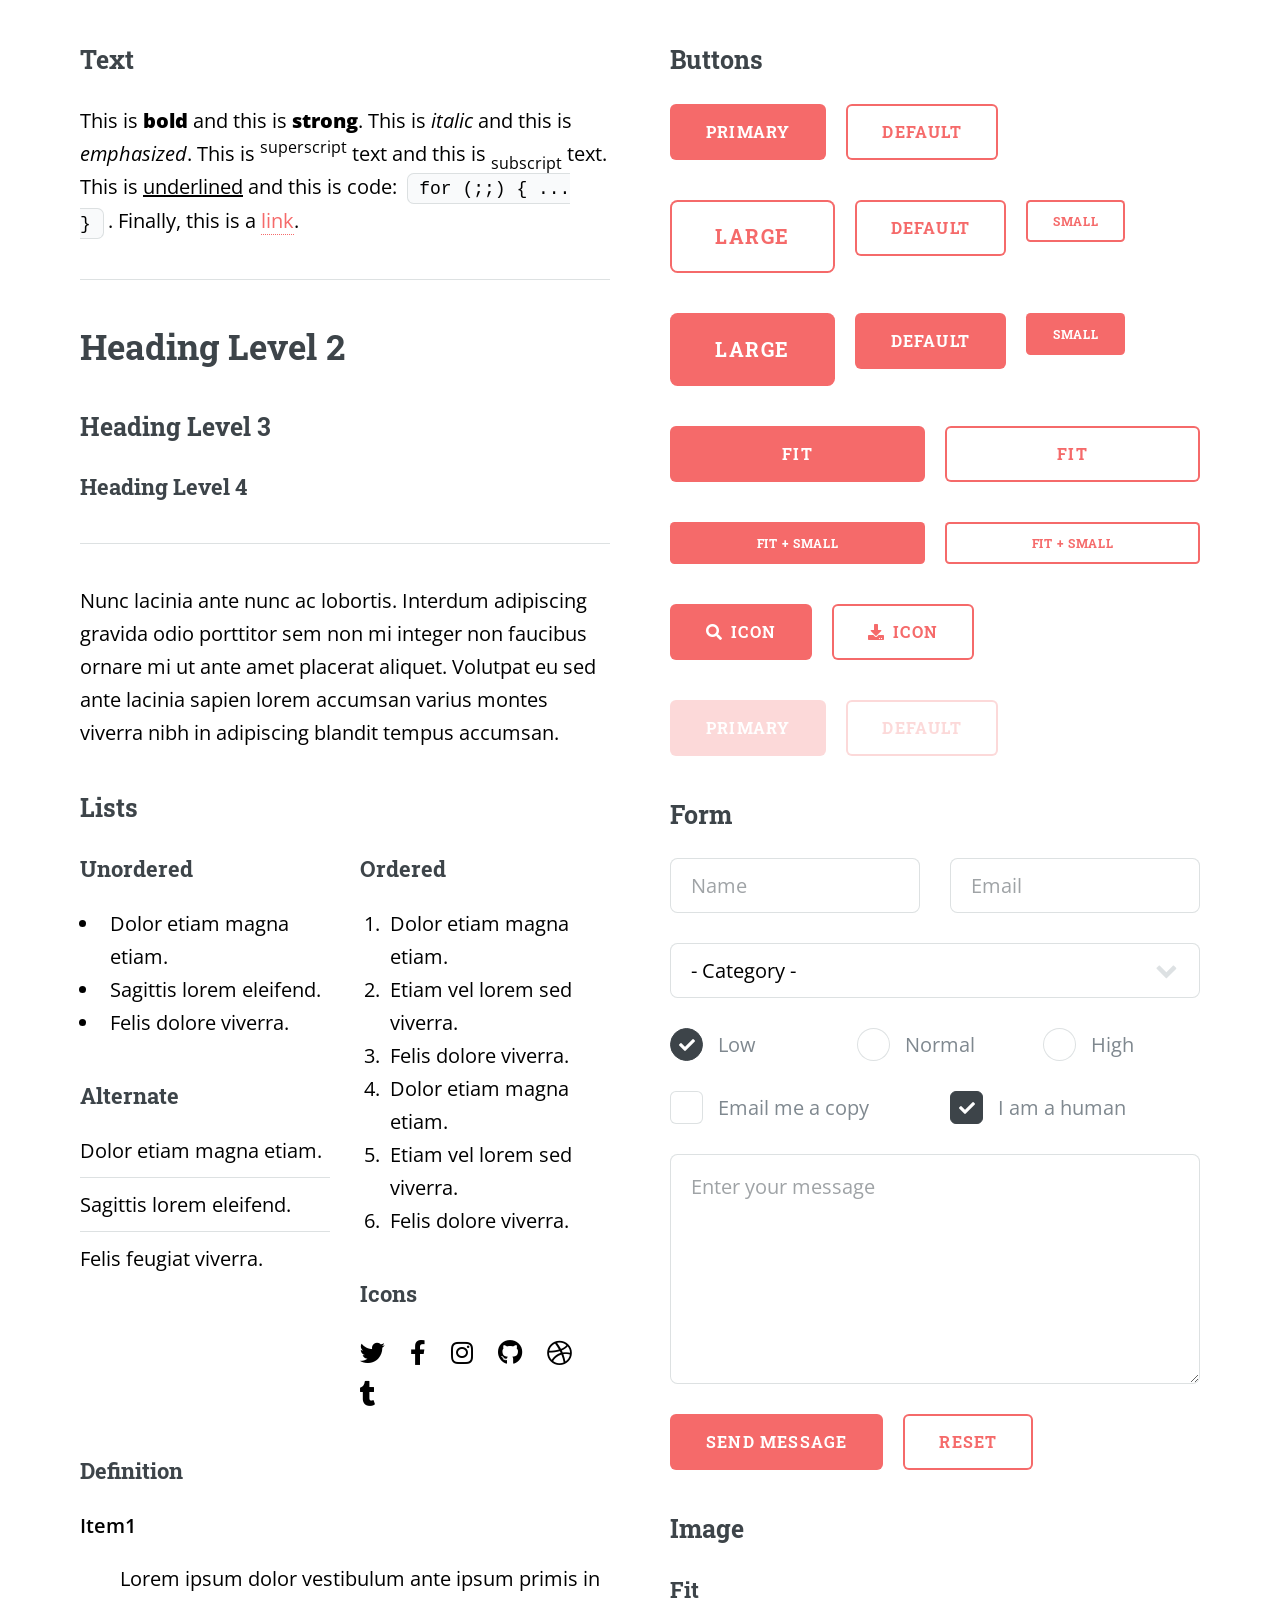
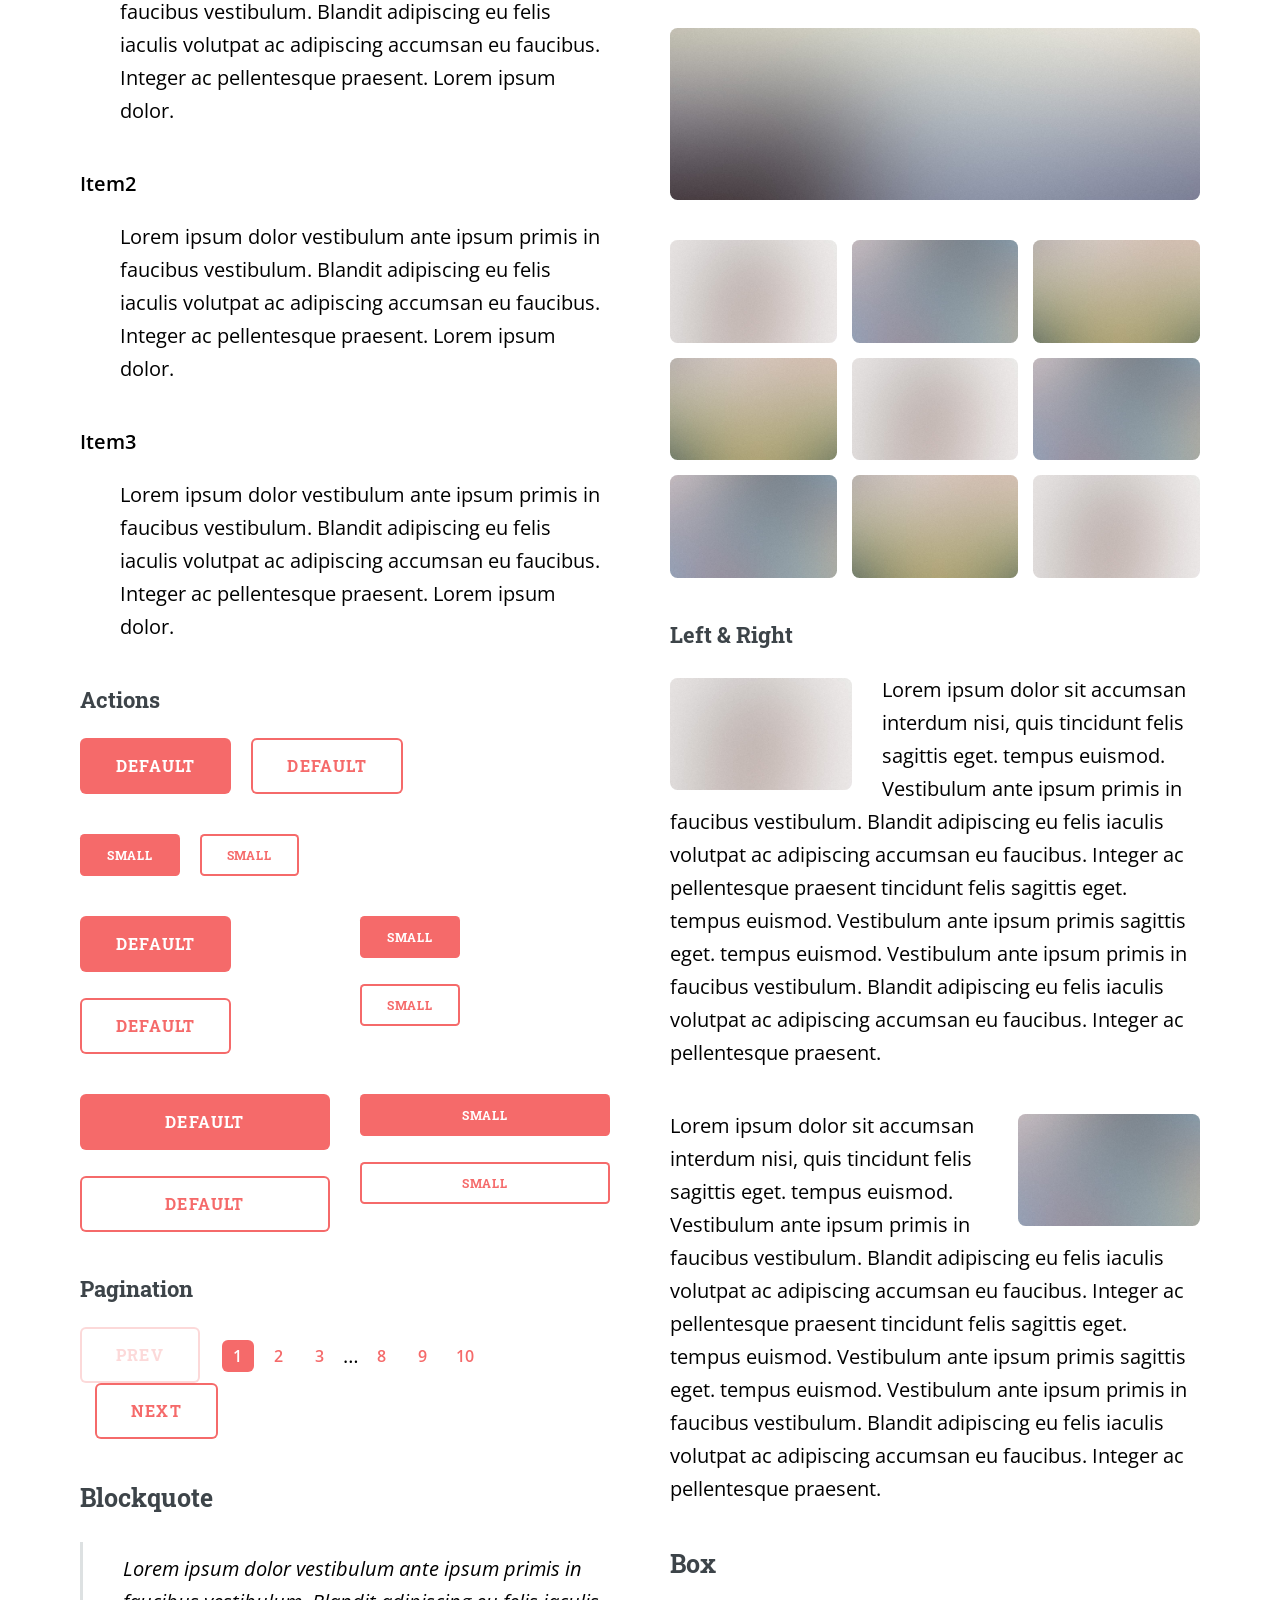
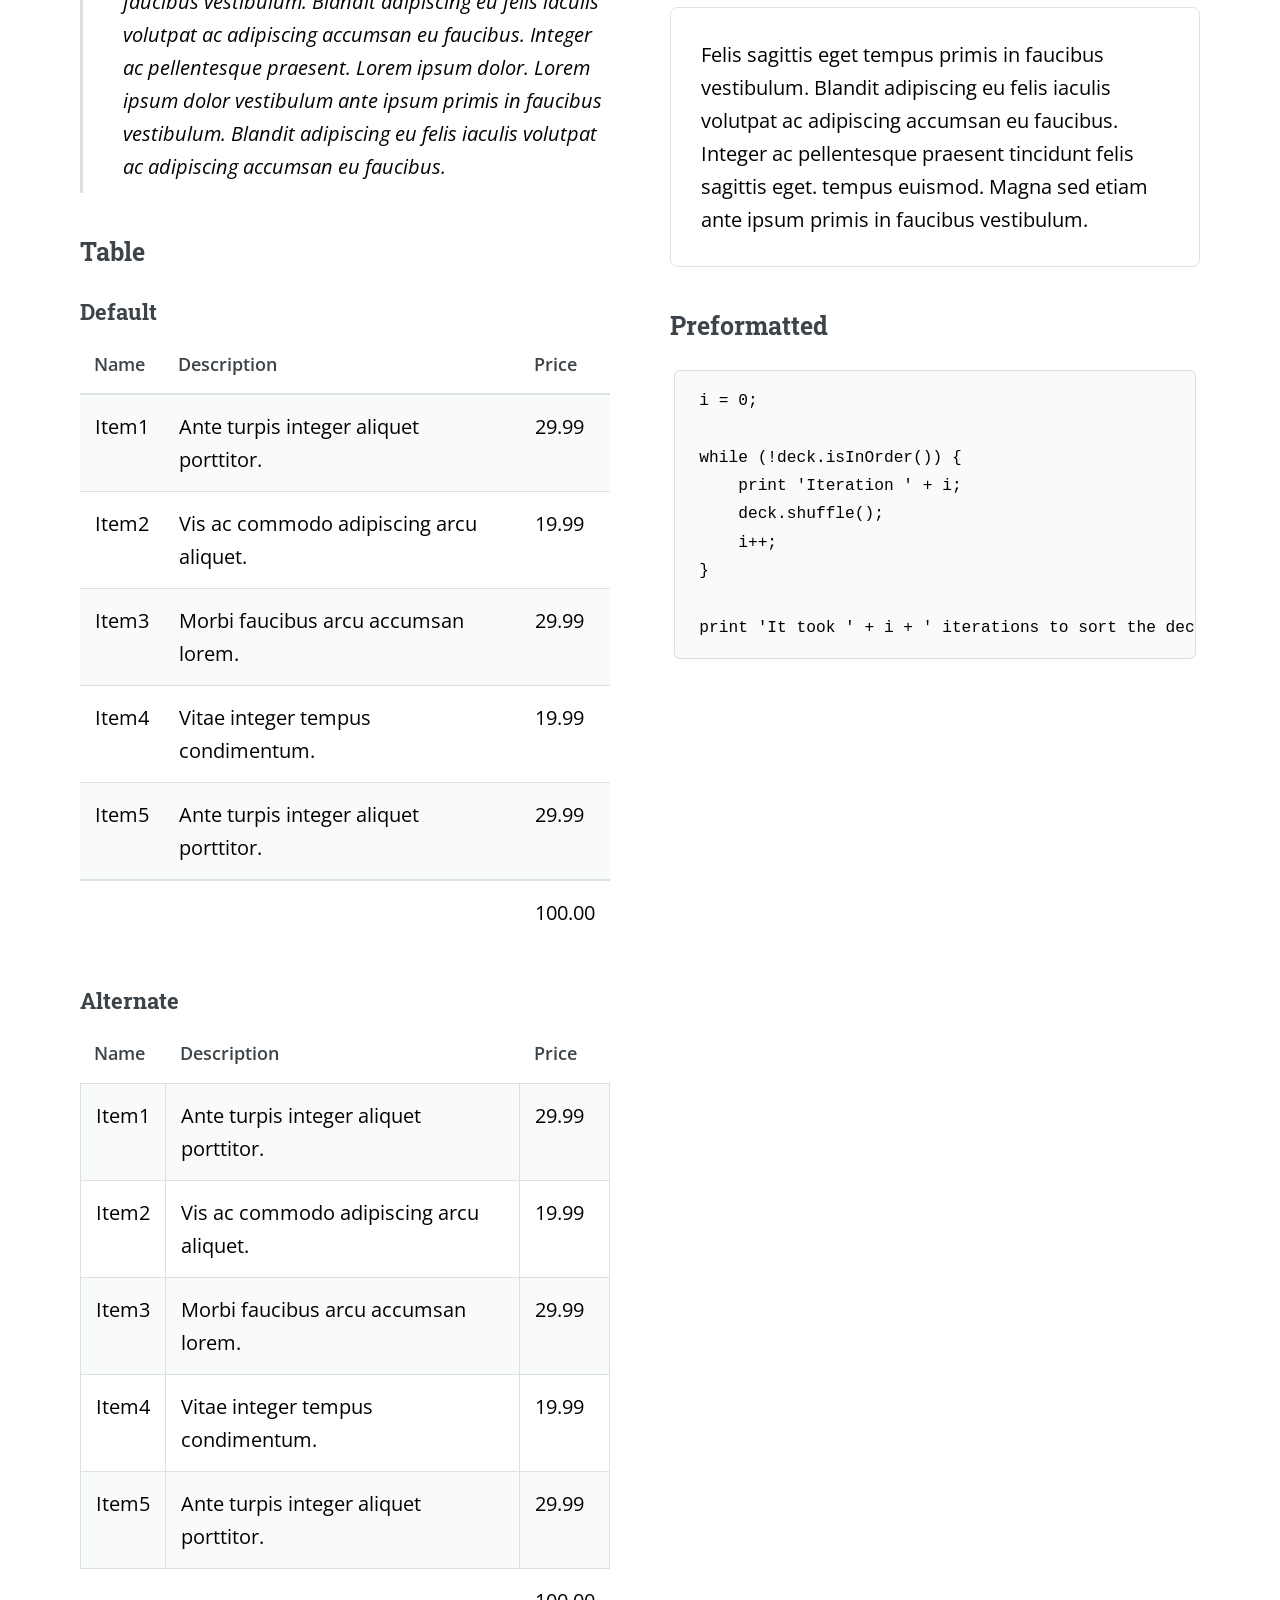
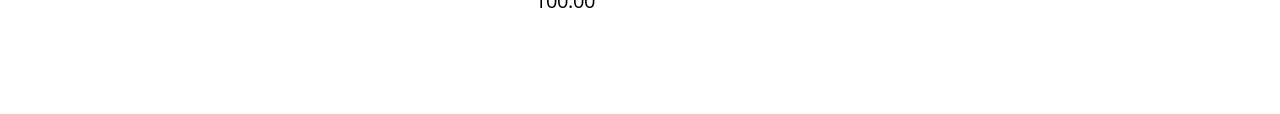
<file: elements.html>
<!DOCTYPE HTML>
<!--
	Editorial by HTML5 UP
	html5up.net | @ajlkn
	Free for personal and commercial use under the CCA 3.0 license (html5up.net/license)
-->
<html>
	<head>
		<title>Elements - Editorial by HTML5 UP</title>
		<meta charset="utf-8" />
		<meta name="viewport" content="width=device-width, initial-scale=1, user-scalable=no" />
		<link rel="stylesheet" href="assets/css/main.css" />
	</head>
	<body class="is-preload">

		<!-- Wrapper -->
			<div id="wrapper">

				<!-- Main -->
					<div id="main">
						<div class="inner">

							<!-- Header -->
								<header id="header">
									<a href="index.html" class="logo"><strong>Editorial</strong> by HTML5 UP</a>
									<ul class="icons">
										<li><a href="#" class="icon brands fa-twitter"><span class="label">Twitter</span></a></li>
										<li><a href="#" class="icon brands fa-facebook-f"><span class="label">Facebook</span></a></li>
										<li><a href="#" class="icon brands fa-snapchat-ghost"><span class="label">Snapchat</span></a></li>
										<li><a href="#" class="icon brands fa-instagram"><span class="label">Instagram</span></a></li>
										<li><a href="#" class="icon brands fa-medium-m"><span class="label">Medium</span></a></li>
									</ul>
								</header>

							<!-- Content -->
								<section>
									<header class="main">
										<h1>Elements</h1>
									</header>

									<!-- Content -->
										<h2 id="content">Sample Content</h2>
										<p>Praesent ac adipiscing ullamcorper semper ut amet ac risus. Lorem sapien ut odio odio nunc. Ac adipiscing nibh porttitor erat risus justo adipiscing adipiscing amet placerat accumsan. Vis. Faucibus odio magna tempus adipiscing a non. In mi primis arcu ut non accumsan vivamus ac blandit adipiscing adipiscing arcu metus praesent turpis eu ac lacinia nunc ac commodo gravida adipiscing eget accumsan ac nunc adipiscing adipiscing lorem ipsum dolor sit amet nullam veroeros adipiscing.</p>
										<div class="row">
											<div class="col-6 col-12-small">
												<h3>Sem turpis amet semper</h3>
												<p>Nunc lacinia ante nunc ac lobortis. Interdum adipiscing gravida odio porttitor sem non mi integer non faucibus ornare mi ut ante amet placerat aliquet. Volutpat commodo eu sed ante lacinia. Sapien a lorem in integer ornare praesent commodo adipiscing arcu in massa commodo lorem accumsan at odio massa ac ac. Semper adipiscing varius montes viverra nibh in adipiscing blandit tempus accumsan.</p>
											</div>
											<div class="col-6 col-12-small">
												<h3>Magna odio tempus commodo</h3>
												<p>In arcu accumsan arcu adipiscing accumsan orci ac. Felis id enim aliquet. Accumsan ac integer lobortis commodo ornare aliquet accumsan erat tempus amet porttitor. Ante commodo blandit adipiscing integer semper orci eget. Faucibus commodo adipiscing mi eu nullam accumsan morbi arcu ornare odio mi adipiscing nascetur lacus ac interdum morbi accumsan vis mi accumsan.</p>
											</div>
											<!-- Break -->
											<div class="col-4 col-12-medium">
												<h3>Interdum sapien gravida</h3>
												<p>Nunc lacinia ante nunc ac lobortis. Interdum adipiscing gravida odio porttitor sem non mi integer non faucibus ornare mi ut ante amet placerat aliquet. Volutpat eu sed ante lacinia sapien lorem accumsan varius montes viverra nibh in adipiscing blandit.</p>
											</div>
											<div class="col-4 col-12-medium">
												<h3>Faucibus consequat lorem</h3>
												<p>Nunc lacinia ante nunc ac lobortis. Interdum adipiscing gravida odio porttitor sem non mi integer non faucibus ornare mi ut ante amet placerat aliquet. Volutpat eu sed ante lacinia sapien lorem accumsan varius montes viverra nibh in adipiscing blandit.</p>
											</div>
											<div class="col-4 col-12-medium">
												<h3>Accumsan montes viverra</h3>
												<p>Nunc lacinia ante nunc ac lobortis. Interdum adipiscing gravida odio porttitor sem non mi integer non faucibus ornare mi ut ante amet placerat aliquet. Volutpat eu sed ante lacinia sapien lorem accumsan varius montes viverra nibh in adipiscing blandit.</p>
											</div>
										</div>

									<hr class="major" />

									<!-- Elements -->
										<h2 id="elements">Elements</h2>
										<div class="row gtr-200">
											<div class="col-6 col-12-medium">

												<!-- Text stuff -->
													<h3>Text</h3>
													<p>This is <b>bold</b> and this is <strong>strong</strong>. This is <i>italic</i> and this is <em>emphasized</em>.
													This is <sup>superscript</sup> text and this is <sub>subscript</sub> text.
													This is <u>underlined</u> and this is code: <code>for (;;) { ... }</code>.
													Finally, this is a <a href="#">link</a>.</p>
													<hr />
													<h2>Heading Level 2</h2>
													<h3>Heading Level 3</h3>
													<h4>Heading Level 4</h4>
													<hr />
													<p>Nunc lacinia ante nunc ac lobortis. Interdum adipiscing gravida odio porttitor sem non mi integer non faucibus ornare mi ut ante amet placerat aliquet. Volutpat eu sed ante lacinia sapien lorem accumsan varius montes viverra nibh in adipiscing blandit tempus accumsan.</p>

												<!-- Lists -->
													<h3>Lists</h3>
													<div class="row">
														<div class="col-6 col-12-small">

															<h4>Unordered</h4>
															<ul>
																<li>Dolor etiam magna etiam.</li>
																<li>Sagittis lorem eleifend.</li>
																<li>Felis dolore viverra.</li>
															</ul>

															<h4>Alternate</h4>
															<ul class="alt">
																<li>Dolor etiam magna etiam.</li>
																<li>Sagittis lorem eleifend.</li>
																<li>Felis feugiat viverra.</li>
															</ul>

														</div>
														<div class="col-6 col-12-small">

															<h4>Ordered</h4>
															<ol>
																<li>Dolor etiam magna etiam.</li>
																<li>Etiam vel lorem sed viverra.</li>
																<li>Felis dolore viverra.</li>
																<li>Dolor etiam magna etiam.</li>
																<li>Etiam vel lorem sed viverra.</li>
																<li>Felis dolore viverra.</li>
															</ol>

															<h4>Icons</h4>
															<ul class="icons">
																<li><a href="#" class="icon brands fa-twitter"><span class="label">Twitter</span></a></li>
																<li><a href="#" class="icon brands fa-facebook-f"><span class="label">Facebook</span></a></li>
																<li><a href="#" class="icon brands fa-instagram"><span class="label">Instagram</span></a></li>
																<li><a href="#" class="icon brands fa-github"><span class="label">Github</span></a></li>
																<li><a href="#" class="icon brands fa-dribbble"><span class="label">Dribbble</span></a></li>
																<li><a href="#" class="icon brands fa-tumblr"><span class="label">Tumblr</span></a></li>
															</ul>

														</div>
													</div>
													<h4>Definition</h4>
													<dl>
														<dt>Item1</dt>
														<dd>
															<p>Lorem ipsum dolor vestibulum ante ipsum primis in faucibus vestibulum. Blandit adipiscing eu felis iaculis volutpat ac adipiscing accumsan eu faucibus. Integer ac pellentesque praesent. Lorem ipsum dolor.</p>
														</dd>
														<dt>Item2</dt>
														<dd>
															<p>Lorem ipsum dolor vestibulum ante ipsum primis in faucibus vestibulum. Blandit adipiscing eu felis iaculis volutpat ac adipiscing accumsan eu faucibus. Integer ac pellentesque praesent. Lorem ipsum dolor.</p>
														</dd>
														<dt>Item3</dt>
														<dd>
															<p>Lorem ipsum dolor vestibulum ante ipsum primis in faucibus vestibulum. Blandit adipiscing eu felis iaculis volutpat ac adipiscing accumsan eu faucibus. Integer ac pellentesque praesent. Lorem ipsum dolor.</p>
														</dd>
													</dl>

													<h4>Actions</h4>
													<ul class="actions">
														<li><a href="#" class="button primary">Default</a></li>
														<li><a href="#" class="button">Default</a></li>
													</ul>
													<ul class="actions small">
														<li><a href="#" class="button primary small">Small</a></li>
														<li><a href="#" class="button small">Small</a></li>
													</ul>
													<div class="row">
														<div class="col-6 col-12-small">
															<ul class="actions stacked">
																<li><a href="#" class="button primary">Default</a></li>
																<li><a href="#" class="button">Default</a></li>
															</ul>
														</div>
														<div class="col-6 col-12-small">
															<ul class="actions stacked">
																<li><a href="#" class="button primary small">Small</a></li>
																<li><a href="#" class="button small">Small</a></li>
															</ul>
														</div>
														<div class="col-6 col-12-small">
															<ul class="actions stacked">
																<li><a href="#" class="button primary fit">Default</a></li>
																<li><a href="#" class="button fit">Default</a></li>
															</ul>
														</div>
														<div class="col-6 col-12-small">
															<ul class="actions stacked">
																<li><a href="#" class="button primary small fit">Small</a></li>
																<li><a href="#" class="button small fit">Small</a></li>
															</ul>
														</div>
													</div>

													<h4>Pagination</h4>
													<ul class="pagination">
														<li><span class="button disabled">Prev</span></li>
														<li><a href="#" class="page active">1</a></li>
														<li><a href="#" class="page">2</a></li>
														<li><a href="#" class="page">3</a></li>
														<li><span>&hellip;</span></li>
														<li><a href="#" class="page">8</a></li>
														<li><a href="#" class="page">9</a></li>
														<li><a href="#" class="page">10</a></li>
														<li><a href="#" class="button">Next</a></li>
													</ul>

												<!-- Blockquote -->
													<h3>Blockquote</h3>
													<blockquote>Lorem ipsum dolor vestibulum ante ipsum primis in faucibus vestibulum. Blandit adipiscing eu felis iaculis volutpat ac adipiscing accumsan eu faucibus. Integer ac pellentesque praesent. Lorem ipsum dolor. Lorem ipsum dolor vestibulum ante ipsum primis in faucibus vestibulum. Blandit adipiscing eu felis iaculis volutpat ac adipiscing accumsan eu faucibus.</blockquote>

												<!-- Table -->
													<h3>Table</h3>

													<h4>Default</h4>
													<div class="table-wrapper">
														<table>
															<thead>
																<tr>
																	<th>Name</th>
																	<th>Description</th>
																	<th>Price</th>
																</tr>
															</thead>
															<tbody>
																<tr>
																	<td>Item1</td>
																	<td>Ante turpis integer aliquet porttitor.</td>
																	<td>29.99</td>
																</tr>
																<tr>
																	<td>Item2</td>
																	<td>Vis ac commodo adipiscing arcu aliquet.</td>
																	<td>19.99</td>
																</tr>
																<tr>
																	<td>Item3</td>
																	<td> Morbi faucibus arcu accumsan lorem.</td>
																	<td>29.99</td>
																</tr>
																<tr>
																	<td>Item4</td>
																	<td>Vitae integer tempus condimentum.</td>
																	<td>19.99</td>
																</tr>
																<tr>
																	<td>Item5</td>
																	<td>Ante turpis integer aliquet porttitor.</td>
																	<td>29.99</td>
																</tr>
															</tbody>
															<tfoot>
																<tr>
																	<td colspan="2"></td>
																	<td>100.00</td>
																</tr>
															</tfoot>
														</table>
													</div>

													<h4>Alternate</h4>
													<div class="table-wrapper">
														<table class="alt">
															<thead>
																<tr>
																	<th>Name</th>
																	<th>Description</th>
																	<th>Price</th>
																</tr>
															</thead>
															<tbody>
																<tr>
																	<td>Item1</td>
																	<td>Ante turpis integer aliquet porttitor.</td>
																	<td>29.99</td>
																</tr>
																<tr>
																	<td>Item2</td>
																	<td>Vis ac commodo adipiscing arcu aliquet.</td>
																	<td>19.99</td>
																</tr>
																<tr>
																	<td>Item3</td>
																	<td> Morbi faucibus arcu accumsan lorem.</td>
																	<td>29.99</td>
																</tr>
																<tr>
																	<td>Item4</td>
																	<td>Vitae integer tempus condimentum.</td>
																	<td>19.99</td>
																</tr>
																<tr>
																	<td>Item5</td>
																	<td>Ante turpis integer aliquet porttitor.</td>
																	<td>29.99</td>
																</tr>
															</tbody>
															<tfoot>
																<tr>
																	<td colspan="2"></td>
																	<td>100.00</td>
																</tr>
															</tfoot>
														</table>
													</div>

											</div>
											<div class="col-6 col-12-medium">

												<!-- Buttons -->
													<h3>Buttons</h3>
													<ul class="actions">
														<li><a href="#" class="button primary">Primary</a></li>
														<li><a href="#" class="button">Default</a></li>
													</ul>
													<ul class="actions">
														<li><a href="#" class="button large">Large</a></li>
														<li><a href="#" class="button">Default</a></li>
														<li><a href="#" class="button small">Small</a></li>
													</ul>
													<ul class="actions">
														<li><a href="#" class="button primary large">Large</a></li>
														<li><a href="#" class="button primary">Default</a></li>
														<li><a href="#" class="button primary small">Small</a></li>
													</ul>
													<ul class="actions fit">
														<li><a href="#" class="button primary fit">Fit</a></li>
														<li><a href="#" class="button fit">Fit</a></li>
													</ul>
													<ul class="actions fit small">
														<li><a href="#" class="button primary fit small">Fit + Small</a></li>
														<li><a href="#" class="button fit small">Fit + Small</a></li>
													</ul>
													<ul class="actions">
														<li><a href="#" class="button primary icon solid fa-search">Icon</a></li>
														<li><a href="#" class="button icon solid fa-download">Icon</a></li>
													</ul>
													<ul class="actions">
														<li><span class="button primary disabled">Primary</span></li>
														<li><span class="button disabled">Default</span></li>
													</ul>

												<!-- Form -->
													<h3>Form</h3>

													<form method="post" action="#">
														<div class="row gtr-uniform">
															<div class="col-6 col-12-xsmall">
																<input type="text" name="demo-name" id="demo-name" value="" placeholder="Name" />
															</div>
															<div class="col-6 col-12-xsmall">
																<input type="email" name="demo-email" id="demo-email" value="" placeholder="Email" />
															</div>
															<!-- Break -->
															<div class="col-12">
																<select name="demo-category" id="demo-category">
																	<option value="">- Category -</option>
																	<option value="1">Manufacturing</option>
																	<option value="1">Shipping</option>
																	<option value="1">Administration</option>
																	<option value="1">Human Resources</option>
																</select>
															</div>
															<!-- Break -->
															<div class="col-4 col-12-small">
																<input type="radio" id="demo-priority-low" name="demo-priority" checked>
																<label for="demo-priority-low">Low</label>
															</div>
															<div class="col-4 col-12-small">
																<input type="radio" id="demo-priority-normal" name="demo-priority">
																<label for="demo-priority-normal">Normal</label>
															</div>
															<div class="col-4 col-12-small">
																<input type="radio" id="demo-priority-high" name="demo-priority">
																<label for="demo-priority-high">High</label>
															</div>
															<!-- Break -->
															<div class="col-6 col-12-small">
																<input type="checkbox" id="demo-copy" name="demo-copy">
																<label for="demo-copy">Email me a copy</label>
															</div>
															<div class="col-6 col-12-small">
																<input type="checkbox" id="demo-human" name="demo-human" checked>
																<label for="demo-human">I am a human</label>
															</div>
															<!-- Break -->
															<div class="col-12">
																<textarea name="demo-message" id="demo-message" placeholder="Enter your message" rows="6"></textarea>
															</div>
															<!-- Break -->
															<div class="col-12">
																<ul class="actions">
																	<li><input type="submit" value="Send Message" class="primary" /></li>
																	<li><input type="reset" value="Reset" /></li>
																</ul>
															</div>
														</div>
													</form>

												<!-- Image -->
													<h3>Image</h3>

													<h4>Fit</h4>
													<span class="image fit"><img src="images/pic11.jpg" alt="" /></span>
													<div class="box alt">
														<div class="row gtr-50 gtr-uniform">
															<div class="col-4"><span class="image fit"><img src="images/pic01.jpg" alt="" /></span></div>
															<div class="col-4"><span class="image fit"><img src="images/pic02.jpg" alt="" /></span></div>
															<div class="col-4"><span class="image fit"><img src="images/pic03.jpg" alt="" /></span></div>
															<!-- Break -->
															<div class="col-4"><span class="image fit"><img src="images/pic03.jpg" alt="" /></span></div>
															<div class="col-4"><span class="image fit"><img src="images/pic01.jpg" alt="" /></span></div>
															<div class="col-4"><span class="image fit"><img src="images/pic02.jpg" alt="" /></span></div>
															<!-- Break -->
															<div class="col-4"><span class="image fit"><img src="images/pic02.jpg" alt="" /></span></div>
															<div class="col-4"><span class="image fit"><img src="images/pic03.jpg" alt="" /></span></div>
															<div class="col-4"><span class="image fit"><img src="images/pic01.jpg" alt="" /></span></div>
														</div>
													</div>

													<h4>Left &amp; Right</h4>
													<p><span class="image left"><img src="images/pic01.jpg" alt="" /></span>Lorem ipsum dolor sit accumsan interdum nisi, quis tincidunt felis sagittis eget. tempus euismod. Vestibulum ante ipsum primis in faucibus vestibulum. Blandit adipiscing eu felis iaculis volutpat ac adipiscing accumsan eu faucibus. Integer ac pellentesque praesent tincidunt felis sagittis eget. tempus euismod. Vestibulum ante ipsum primis sagittis eget. tempus euismod. Vestibulum ante ipsum primis in faucibus vestibulum. Blandit adipiscing eu felis iaculis volutpat ac adipiscing accumsan eu faucibus. Integer ac pellentesque praesent.</p>
													<p><span class="image right"><img src="images/pic02.jpg" alt="" /></span>Lorem ipsum dolor sit accumsan interdum nisi, quis tincidunt felis sagittis eget. tempus euismod. Vestibulum ante ipsum primis in faucibus vestibulum. Blandit adipiscing eu felis iaculis volutpat ac adipiscing accumsan eu faucibus. Integer ac pellentesque praesent tincidunt felis sagittis eget. tempus euismod. Vestibulum ante ipsum primis sagittis eget. tempus euismod. Vestibulum ante ipsum primis in faucibus vestibulum. Blandit adipiscing eu felis iaculis volutpat ac adipiscing accumsan eu faucibus. Integer ac pellentesque praesent.</p>

												<!-- Box -->
													<h3>Box</h3>
													<div class="box">
														<p>Felis sagittis eget tempus primis in faucibus vestibulum. Blandit adipiscing eu felis iaculis volutpat ac adipiscing accumsan eu faucibus. Integer ac pellentesque praesent tincidunt felis sagittis eget. tempus euismod. Magna sed etiam ante ipsum primis in faucibus vestibulum.</p>
													</div>

												<!-- Preformatted Code -->
													<h3>Preformatted</h3>
													<pre><code>i = 0;

while (!deck.isInOrder()) {
    print 'Iteration ' + i;
    deck.shuffle();
    i++;
}

print 'It took ' + i + ' iterations to sort the deck.';
</code></pre>

											</div>
										</div>

								</section>

						</div>
					</div>

				<!-- Sidebar -->
					<div id="sidebar">
						<div class="inner">

							<!-- Search -->
								<section id="search" class="alt">
									<form method="post" action="#">
										<input type="text" name="query" id="query" placeholder="Search" />
									</form>
								</section>

							<!-- Menu -->
								<nav id="menu">
									<header class="major">
										<h2>Menu</h2>
									</header>
									<ul>
										<li><a href="index.html">Homepage</a></li>
										<li><a href="generic.html">Generic</a></li>
										<li><a href="elements.html">Elements</a></li>
										<li>
											<span class="opener">Submenu</span>
											<ul>
												<li><a href="#">Lorem Dolor</a></li>
												<li><a href="#">Ipsum Adipiscing</a></li>
												<li><a href="#">Tempus Magna</a></li>
												<li><a href="#">Feugiat Veroeros</a></li>
											</ul>
										</li>
										<li><a href="#">Etiam Dolore</a></li>
										<li><a href="#">Adipiscing</a></li>
										<li>
											<span class="opener">Another Submenu</span>
											<ul>
												<li><a href="#">Lorem Dolor</a></li>
												<li><a href="#">Ipsum Adipiscing</a></li>
												<li><a href="#">Tempus Magna</a></li>
												<li><a href="#">Feugiat Veroeros</a></li>
											</ul>
										</li>
										<li><a href="#">Maximus Erat</a></li>
										<li><a href="#">Sapien Mauris</a></li>
										<li><a href="#">Amet Lacinia</a></li>
									</ul>
								</nav>

							<!-- Section -->
								<section>
									<header class="major">
										<h2>Ante interdum</h2>
									</header>
									<div class="mini-posts">
										<article>
											<a href="#" class="image"><img src="images/pic07.jpg" alt="" /></a>
											<p>Aenean ornare velit lacus, ac varius enim lorem ullamcorper dolore aliquam.</p>
										</article>
										<article>
											<a href="#" class="image"><img src="images/pic08.jpg" alt="" /></a>
											<p>Aenean ornare velit lacus, ac varius enim lorem ullamcorper dolore aliquam.</p>
										</article>
										<article>
											<a href="#" class="image"><img src="images/pic09.jpg" alt="" /></a>
											<p>Aenean ornare velit lacus, ac varius enim lorem ullamcorper dolore aliquam.</p>
										</article>
									</div>
									<ul class="actions">
										<li><a href="#" class="button">More</a></li>
									</ul>
								</section>

							<!-- Section -->
								<section>
									<header class="major">
										<h2>Get in touch</h2>
									</header>
									<p>Sed varius enim lorem ullamcorper dolore aliquam aenean ornare velit lacus, ac varius enim lorem ullamcorper dolore. Proin sed aliquam facilisis ante interdum. Sed nulla amet lorem feugiat tempus aliquam.</p>
									<ul class="contact">
										<li class="icon solid fa-envelope"><a href="#">information@untitled.tld</a></li>
										<li class="icon solid fa-phone">(000) 000-0000</li>
										<li class="icon solid fa-home">1234 Somewhere Road #8254<br />
										Nashville, TN 00000-0000</li>
									</ul>
								</section>

							<!-- Footer -->
								<footer id="footer">
									<p class="copyright">&copy; Untitled. All rights reserved. Demo Images: <a href="https://unsplash.com">Unsplash</a>. Design: <a href="https://html5up.net">HTML5 UP</a>.</p>
								</footer>

						</div>
					</div>

			</div>

		<!-- Scripts -->
			<script src="assets/js/jquery.min.js"></script>
			<script src="assets/js/browser.min.js"></script>
			<script src="assets/js/breakpoints.min.js"></script>
			<script src="assets/js/util.js"></script>
			<script src="assets/js/main.js"></script>

	</body>
</html>
</file>
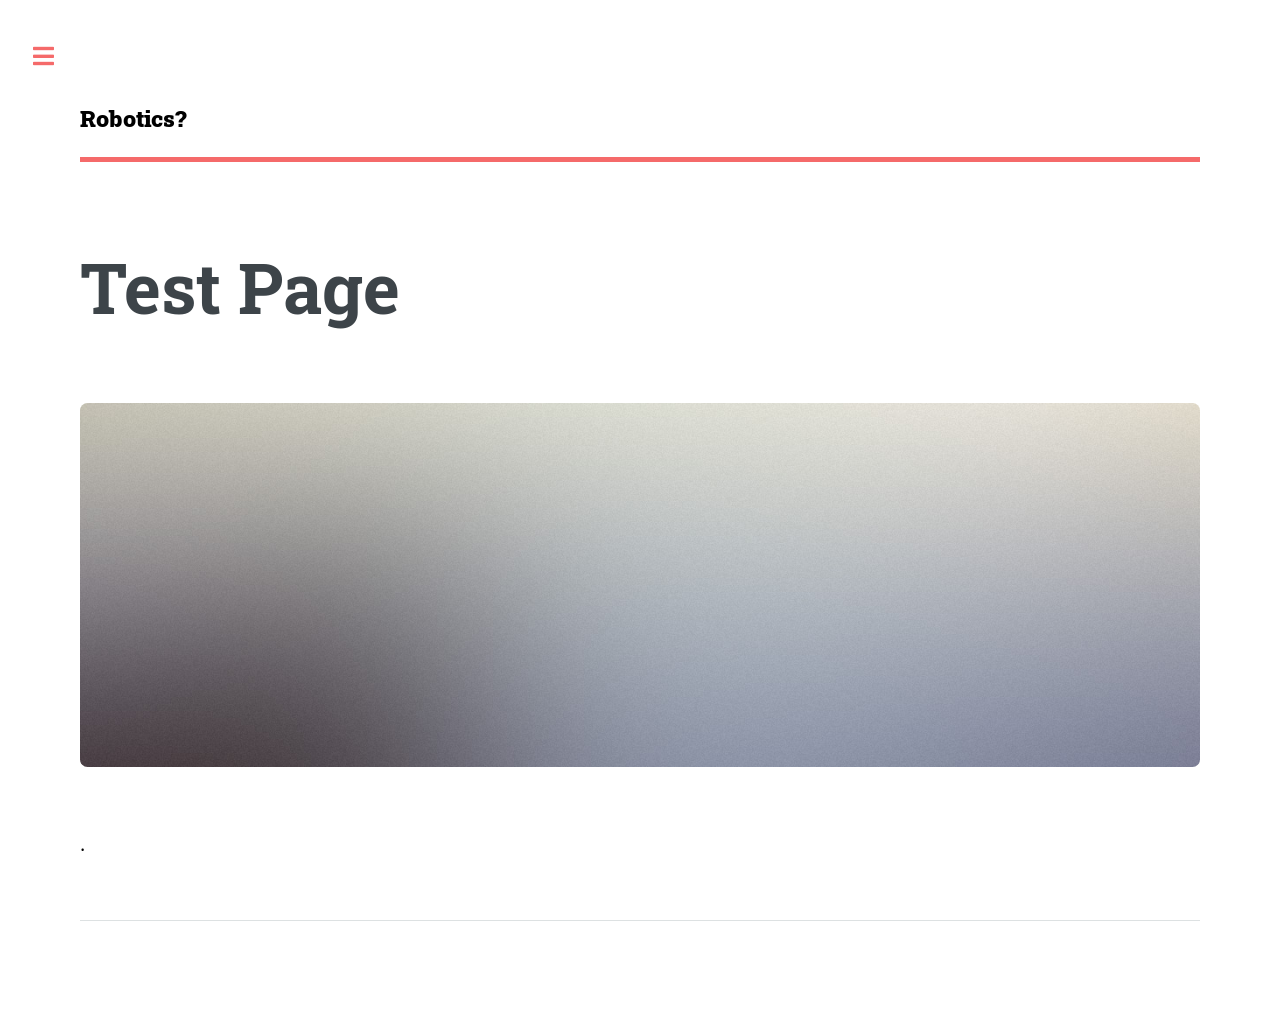
<file: generic.html>
<!DOCTYPE HTML>
<!--
	Editorial by HTML5 UP
	html5up.net | @ajlkn
	Free for personal and commercial use under the CCA 3.0 license (html5up.net/license)
-->
<html>
	<head>
		<title>Day #</title>
		<meta charset="utf-8" />
		<meta name="viewport" content="width=device-width, initial-scale=1, user-scalable=no" />
		<link rel="stylesheet" href="assets/css/main.css" />
	</head>
	<body class="is-preload">

		<!-- Wrapper -->
			<div id="wrapper">

				<!-- Main -->
					<div id="main">
						<div class="inner">

							<!-- Header -->
								<header id="header">
									<a href="index.html" class="logo"><strong>Robotics?</strong></a>
								</header>

							<!-- Content -->
								<section>
									<header class="main">
										<h1>Test Page</h1>
									</header>

									<span class="image main"><img src="images/pic11.jpg" alt="" /></span>

									<p>.</p>

									<hr class="major" />

								</section>

						</div>
					</div>

				<!-- Sidebar -->

			</div>

		<!-- Scripts -->
			<script src="assets/js/jquery.min.js"></script>
			<script src="assets/js/browser.min.js"></script>
			<script src="assets/js/breakpoints.min.js"></script>
			<script src="assets/js/IWantToDie.js"></script>
			<script src="assets/js/util.js"></script>
			<script src="assets/js/main.js"></script>

	</body>
</html>
</file>
<file: assets/css/main.css>
@import url(fontawesome-all.min.css);
@import url("https://fonts.googleapis.com/css?family=Open+Sans:400,600,400italic,600italic|Roboto+Slab:400,700");
/*
	Editorial by HTML5 UP
	html5up.net | @ajlkn
	Free for personal and commercial use under the CCA 3.0 license (html5up.net/license)
*/
html, body, div, span, applet, object,
iframe, h1, h2, h3, h4, h5, h6, p, blockquote,
pre, a, abbr, acronym, address, big, cite,
code, del, dfn, em, img, ins, kbd, q, s, samp,
small, strike, strong, sub, sup, tt, var, b,
u, i, center, dl, dt, dd, ol, ul, li, fieldset,
form, label, legend, table, caption, tbody,
tfoot, thead, tr, th, td, article, aside,
canvas, details, embed, figure, figcaption,
footer, header, hgroup, menu, nav, output, ruby,
section, summary, time, mark, audio, video {
  margin: 0;
  padding: 0;
  border: 0;
  font-size: 100%;
  font: inherit;
  vertical-align: baseline; }

article, aside, details, figcaption, figure,
footer, header, hgroup, menu, nav, section {
  display: block; }

body {
  line-height: 1; }

ol, ul {
  list-style: none; }

blockquote, q {
  quotes: none; }
  blockquote:before, blockquote:after, q:before, q:after {
    content: '';
    content: none; }

table {
  border-collapse: collapse;
  border-spacing: 0; }

body {
  -webkit-text-size-adjust: none; }

mark {
  background-color: transparent;
  color: inherit; }

input::-moz-focus-inner {
  border: 0;
  padding: 0; }

input, select, textarea {
  -moz-appearance: none;
  -webkit-appearance: none;
  -ms-appearance: none;
  appearance: none; }

/* Basic */
@-ms-viewport {
  width: device-width; }

body {
  -ms-overflow-style: scrollbar; }

@media screen and (max-width: 480px) {
  html, body {
    min-width: 320px; } }

html {
  box-sizing: border-box; }

*, *:before, *:after {
  box-sizing: inherit; }

body {
  background: #ffffff; }
  body.is-preload *, body.is-preload *:before, body.is-preload *:after, body.is-resizing *, body.is-resizing *:before, body.is-resizing *:after {
    -moz-animation: none !important;
    -webkit-animation: none !important;
    -ms-animation: none !important;
    animation: none !important;
    -moz-transition: none !important;
    -webkit-transition: none !important;
    -ms-transition: none !important;
    transition: none !important; }

/* Type */
body, input, select, textarea {
  color: black;
  font-family: "Open Sans", sans-serif;
  font-size: 13pt;
  font-weight: 400;
  line-height: 1.65; }
  @media screen and (max-width: 1680px) {
    body, input, select, textarea {
      font-size: 15pt; }
    }
  @media screen and (max-width: 1280px) {
    body, input, select, textarea {
      font-size: 15pt; } }
  @media screen and (max-width: 360px) {
    body, input, select, textarea {
      font-size: 15pt; } }

a {
  -moz-transition: color 0.2s ease-in-out, border-bottom-color 0.2s ease-in-out;
  -webkit-transition: color 0.2s ease-in-out, border-bottom-color 0.2s ease-in-out;
  -ms-transition: color 0.2s ease-in-out, border-bottom-color 0.2s ease-in-out;
  transition: color 0.2s ease-in-out, border-bottom-color 0.2s ease-in-out;
  border-bottom: dotted 1px;
  color: #f56a6a;
  text-decoration: none; }
  a:hover {
    border-bottom-color: #f56a6a;
    color: #f56a6a !important; }
    a:hover strong {
      color: inherit; }

strong, b {
  color: rgba(0, 0, 0, 1);
  font-weight: 900; }

em, i {
  font-style: italic; }

p {
  margin: 0 0 2em 0; }

h1, h2, h3, h4, h5, h6 {
  color: #3d4449;
  font-family: "Roboto Slab", serif;
  font-weight: 700;
  line-height: 1.5;
  margin: 0 0 1em 0; }
  h1 a, h2 a, h3 a, h4 a, h5 a, h6 a {
    color: inherit;
    text-decoration: none;
    border-bottom: 0; }

h1 {
  font-size: 4em;
  margin: 0 0 0.5em 0;
  line-height: 1.3; }

h2 {
  font-size: 1.75em; }

h3 {
  font-size: 1.25em; }

h4 {
  font-size: 1.1em; }

h5 {
  font-size: 0.9em; }

h6 {
  font-size: 0.7em; }

@media screen and (max-width: 1680px) {
  h1 {
    font-size: 3.5em; } }

@media screen and (max-width: 980px) {
  h1 {
    font-size: 3.25em; } }

@media screen and (max-width: 736px) {
  h1 {
    font-size: 2em;
    line-height: 1.4; }
  h2 {
    font-size: 1.5em; } }

sub {
  font-size: 0.8em;
  position: relative;
  top: 0.5em; }

sup {
  font-size: 0.8em;
  position: relative;
  top: -0.5em; }

blockquote {
  border-left: solid 3px rgba(210, 215, 217, 0.75);
  font-style: italic;
  margin: 0 0 2em 0;
  padding: 0.5em 0 0.5em 2em; }

code {
  background: rgba(230, 235, 237, 0.25);
  border-radius: 0.375em;
  border: solid 1px rgba(210, 215, 217, 0.75);
  font-family: "Courier New", monospace;
  font-size: 0.9em;
  margin: 0 0.25em;
  padding: 0.25em 0.65em; }

pre {
  -webkit-overflow-scrolling: touch;
  font-family: "Courier New", monospace;
  font-size: 0.9em;
  margin: 0 0 2em 0; }
  pre code {
    display: block;
    line-height: 1.75;
    padding: 1em 1.5em;
    overflow-x: auto; }

hr {
  border: 0;
  border-bottom: solid 1px rgba(210, 215, 217, 0.75);
  margin: 2em 0; }
  hr.major {
    margin: 3em 0; }

.align-left {
  text-align: left; }

.align-center {
  text-align: center; }

.align-right {
  text-align: right; }

/* Row */
.row {
  display: flex;
  flex-wrap: wrap;
  box-sizing: border-box;
  align-items: stretch; }
  .row > * {
    box-sizing: border-box; }
  .row.gtr-uniform > * > :last-child {
    margin-bottom: 0; }
  .row.aln-left {
    justify-content: flex-start; }
  .row.aln-center {
    justify-content: center; }
  .row.aln-right {
    justify-content: flex-end; }
  .row.aln-top {
    align-items: flex-start; }
  .row.aln-middle {
    align-items: center; }
  .row.aln-bottom {
    align-items: flex-end; }
  .row > .imp {
    order: -1; }
  .row > .col-1 {
    width: 8.33333%; }
  .row > .off-1 {
    margin-left: 8.33333%; }
  .row > .col-2 {
    width: 16.66667%; }
  .row > .off-2 {
    margin-left: 16.66667%; }
  .row > .col-3 {
    width: 25%; }
  .row > .off-3 {
    margin-left: 25%; }
  .row > .col-4 {
    width: 33.33333%; }
  .row > .off-4 {
    margin-left: 33.33333%; }
  .row > .col-5 {
    width: 41.66667%; }
  .row > .off-5 {
    margin-left: 41.66667%; }
  .row > .col-6 {
    width: 50%; }
  .row > .off-6 {
    margin-left: 50%; }
  .row > .col-7 {
    width: 58.33333%; }
  .row > .off-7 {
    margin-left: 58.33333%; }
  .row > .col-8 {
    width: 66.66667%; }
  .row > .off-8 {
    margin-left: 66.66667%; }
  .row > .col-9 {
    width: 75%; }
  .row > .off-9 {
    margin-left: 75%; }
  .row > .col-10 {
    width: 83.33333%; }
  .row > .off-10 {
    margin-left: 83.33333%; }
  .row > .col-11 {
    width: 91.66667%; }
  .row > .off-11 {
    margin-left: 91.66667%; }
  .row > .col-12 {
    width: 100%; }
  .row > .off-12 {
    margin-left: 100%; }
  .row.gtr-0 {
    margin-top: 0;
    margin-left: 0em; }
    .row.gtr-0 > * {
      padding: 0 0 0 0em; }
    .row.gtr-0.gtr-uniform {
      margin-top: 0em; }
      .row.gtr-0.gtr-uniform > * {
        padding-top: 0em; }
  .row.gtr-25 {
    margin-top: 0;
    margin-left: -0.375em; }
    .row.gtr-25 > * {
      padding: 0 0 0 0.375em; }
    .row.gtr-25.gtr-uniform {
      margin-top: -0.375em; }
      .row.gtr-25.gtr-uniform > * {
        padding-top: 0.375em; }
  .row.gtr-50 {
    margin-top: 0;
    margin-left: -0.75em; }
    .row.gtr-50 > * {
      padding: 0 0 0 0.75em; }
    .row.gtr-50.gtr-uniform {
      margin-top: -0.75em; }
      .row.gtr-50.gtr-uniform > * {
        padding-top: 0.75em; }
  .row {
    margin-top: 0;
    margin-left: -1.5em; }
    .row > * {
      padding: 0 0 0 1.5em; }
    .row.gtr-uniform {
      margin-top: -1.5em; }
      .row.gtr-uniform > * {
        padding-top: 1.5em; }
  .row.gtr-150 {
    margin-top: 0;
    margin-left: -2.25em; }
    .row.gtr-150 > * {
      padding: 0 0 0 2.25em; }
    .row.gtr-150.gtr-uniform {
      margin-top: -2.25em; }
      .row.gtr-150.gtr-uniform > * {
        padding-top: 2.25em; }
  .row.gtr-200 {
    margin-top: 0;
    margin-left: -3em; }
    .row.gtr-200 > * {
      padding: 0 0 0 3em; }
    .row.gtr-200.gtr-uniform {
      margin-top: -3em; }
      .row.gtr-200.gtr-uniform > * {
        padding-top: 3em; }
  @media screen and (max-width: 1680px) {
    .row {
      display: flex;
      flex-wrap: wrap;
      box-sizing: border-box;
      align-items: stretch; }
      .row > * {
        box-sizing: border-box; }
      .row.gtr-uniform > * > :last-child {
        margin-bottom: 0; }
      .row.aln-left {
        justify-content: flex-start; }
      .row.aln-center {
        justify-content: center; }
      .row.aln-right {
        justify-content: flex-end; }
      .row.aln-top {
        align-items: flex-start; }
      .row.aln-middle {
        align-items: center; }
      .row.aln-bottom {
        align-items: flex-end; }
      .row > .imp-xlarge {
        order: -1; }
      .row > .col-1-xlarge {
        width: 8.33333%; }
      .row > .off-1-xlarge {
        margin-left: 8.33333%; }
      .row > .col-2-xlarge {
        width: 16.66667%; }
      .row > .off-2-xlarge {
        margin-left: 16.66667%; }
      .row > .col-3-xlarge {
        width: 25%; }
      .row > .off-3-xlarge {
        margin-left: 25%; }
      .row > .col-4-xlarge {
        width: 33.33333%; }
      .row > .off-4-xlarge {
        margin-left: 33.33333%; }
      .row > .col-5-xlarge {
        width: 41.66667%; }
      .row > .off-5-xlarge {
        margin-left: 41.66667%; }
      .row > .col-6-xlarge {
        width: 50%; }
      .row > .off-6-xlarge {
        margin-left: 50%; }
      .row > .col-7-xlarge {
        width: 58.33333%; }
      .row > .off-7-xlarge {
        margin-left: 58.33333%; }
      .row > .col-8-xlarge {
        width: 66.66667%; }
      .row > .off-8-xlarge {
        margin-left: 66.66667%; }
      .row > .col-9-xlarge {
        width: 75%; }
      .row > .off-9-xlarge {
        margin-left: 75%; }
      .row > .col-10-xlarge {
        width: 83.33333%; }
      .row > .off-10-xlarge {
        margin-left: 83.33333%; }
      .row > .col-11-xlarge {
        width: 91.66667%; }
      .row > .off-11-xlarge {
        margin-left: 91.66667%; }
      .row > .col-12-xlarge {
        width: 100%; }
      .row > .off-12-xlarge {
        margin-left: 100%; }
      .row.gtr-0 {
        margin-top: 0;
        margin-left: 0em; }
        .row.gtr-0 > * {
          padding: 0 0 0 0em; }
        .row.gtr-0.gtr-uniform {
          margin-top: 0em; }
          .row.gtr-0.gtr-uniform > * {
            padding-top: 0em; }
      .row.gtr-25 {
        margin-top: 0;
        margin-left: -0.375em; }
        .row.gtr-25 > * {
          padding: 0 0 0 0.375em; }
        .row.gtr-25.gtr-uniform {
          margin-top: -0.375em; }
          .row.gtr-25.gtr-uniform > * {
            padding-top: 0.375em; }
      .row.gtr-50 {
        margin-top: 0;
        margin-left: -0.75em; }
        .row.gtr-50 > * {
          padding: 0 0 0 0.75em; }
        .row.gtr-50.gtr-uniform {
          margin-top: -0.75em; }
          .row.gtr-50.gtr-uniform > * {
            padding-top: 0.75em; }
      .row {
        margin-top: 0;
        margin-left: -1.5em; }
        .row > * {
          padding: 0 0 0 1.5em; }
        .row.gtr-uniform {
          margin-top: -1.5em; }
          .row.gtr-uniform > * {
            padding-top: 1.5em; }
      .row.gtr-150 {
        margin-top: 0;
        margin-left: -2.25em; }
        .row.gtr-150 > * {
          padding: 0 0 0 2.25em; }
        .row.gtr-150.gtr-uniform {
          margin-top: -2.25em; }
          .row.gtr-150.gtr-uniform > * {
            padding-top: 2.25em; }
      .row.gtr-200 {
        margin-top: 0;
        margin-left: -3em; }
        .row.gtr-200 > * {
          padding: 0 0 0 3em; }
        .row.gtr-200.gtr-uniform {
          margin-top: -3em; }
          .row.gtr-200.gtr-uniform > * {
            padding-top: 3em; } }
  @media screen and (max-width: 1280px) {
    .row {
      display: flex;
      flex-wrap: wrap;
      box-sizing: border-box;
      align-items: stretch; }
      .row > * {
        box-sizing: border-box; }
      .row.gtr-uniform > * > :last-child {
        margin-bottom: 0; }
      .row.aln-left {
        justify-content: flex-start; }
      .row.aln-center {
        justify-content: center; }
      .row.aln-right {
        justify-content: flex-end; }
      .row.aln-top {
        align-items: flex-start; }
      .row.aln-middle {
        align-items: center; }
      .row.aln-bottom {
        align-items: flex-end; }
      .row > .imp-large {
        order: -1; }
      .row > .col-1-large {
        width: 8.33333%; }
      .row > .off-1-large {
        margin-left: 8.33333%; }
      .row > .col-2-large {
        width: 16.66667%; }
      .row > .off-2-large {
        margin-left: 16.66667%; }
      .row > .col-3-large {
        width: 25%; }
      .row > .off-3-large {
        margin-left: 25%; }
      .row > .col-4-large {
        width: 33.33333%; }
      .row > .off-4-large {
        margin-left: 33.33333%; }
      .row > .col-5-large {
        width: 41.66667%; }
      .row > .off-5-large {
        margin-left: 41.66667%; }
      .row > .col-6-large {
        width: 50%; }
      .row > .off-6-large {
        margin-left: 50%; }
      .row > .col-7-large {
        width: 58.33333%; }
      .row > .off-7-large {
        margin-left: 58.33333%; }
      .row > .col-8-large {
        width: 66.66667%; }
      .row > .off-8-large {
        margin-left: 66.66667%; }
      .row > .col-9-large {
        width: 75%; }
      .row > .off-9-large {
        margin-left: 75%; }
      .row > .col-10-large {
        width: 83.33333%; }
      .row > .off-10-large {
        margin-left: 83.33333%; }
      .row > .col-11-large {
        width: 91.66667%; }
      .row > .off-11-large {
        margin-left: 91.66667%; }
      .row > .col-12-large {
        width: 100%; }
      .row > .off-12-large {
        margin-left: 100%; }
      .row.gtr-0 {
        margin-top: 0;
        margin-left: 0em; }
        .row.gtr-0 > * {
          padding: 0 0 0 0em; }
        .row.gtr-0.gtr-uniform {
          margin-top: 0em; }
          .row.gtr-0.gtr-uniform > * {
            padding-top: 0em; }
      .row.gtr-25 {
        margin-top: 0;
        margin-left: -0.375em; }
        .row.gtr-25 > * {
          padding: 0 0 0 0.375em; }
        .row.gtr-25.gtr-uniform {
          margin-top: -0.375em; }
          .row.gtr-25.gtr-uniform > * {
            padding-top: 0.375em; }
      .row.gtr-50 {
        margin-top: 0;
        margin-left: -0.75em; }
        .row.gtr-50 > * {
          padding: 0 0 0 0.75em; }
        .row.gtr-50.gtr-uniform {
          margin-top: -0.75em; }
          .row.gtr-50.gtr-uniform > * {
            padding-top: 0.75em; }
      .row {
        margin-top: 0;
        margin-left: -1.5em; }
        .row > * {
          padding: 0 0 0 1.5em; }
        .row.gtr-uniform {
          margin-top: -1.5em; }
          .row.gtr-uniform > * {
            padding-top: 1.5em; }
      .row.gtr-150 {
        margin-top: 0;
        margin-left: -2.25em; }
        .row.gtr-150 > * {
          padding: 0 0 0 2.25em; }
        .row.gtr-150.gtr-uniform {
          margin-top: -2.25em; }
          .row.gtr-150.gtr-uniform > * {
            padding-top: 2.25em; }
      .row.gtr-200 {
        margin-top: 0;
        margin-left: -3em; }
        .row.gtr-200 > * {
          padding: 0 0 0 3em; }
        .row.gtr-200.gtr-uniform {
          margin-top: -3em; }
          .row.gtr-200.gtr-uniform > * {
            padding-top: 3em; } }
  @media screen and (max-width: 980px) {
    .row {
      display: flex;
      flex-wrap: wrap;
      box-sizing: border-box;
      align-items: stretch; }
      .row > * {
        box-sizing: border-box; }
      .row.gtr-uniform > * > :last-child {
        margin-bottom: 0; }
      .row.aln-left {
        justify-content: flex-start; }
      .row.aln-center {
        justify-content: center; }
      .row.aln-right {
        justify-content: flex-end; }
      .row.aln-top {
        align-items: flex-start; }
      .row.aln-middle {
        align-items: center; }
      .row.aln-bottom {
        align-items: flex-end; }
      .row > .imp-medium {
        order: -1; }
      .row > .col-1-medium {
        width: 8.33333%; }
      .row > .off-1-medium {
        margin-left: 8.33333%; }
      .row > .col-2-medium {
        width: 16.66667%; }
      .row > .off-2-medium {
        margin-left: 16.66667%; }
      .row > .col-3-medium {
        width: 25%; }
      .row > .off-3-medium {
        margin-left: 25%; }
      .row > .col-4-medium {
        width: 33.33333%; }
      .row > .off-4-medium {
        margin-left: 33.33333%; }
      .row > .col-5-medium {
        width: 41.66667%; }
      .row > .off-5-medium {
        margin-left: 41.66667%; }
      .row > .col-6-medium {
        width: 50%; }
      .row > .off-6-medium {
        margin-left: 50%; }
      .row > .col-7-medium {
        width: 58.33333%; }
      .row > .off-7-medium {
        margin-left: 58.33333%; }
      .row > .col-8-medium {
        width: 66.66667%; }
      .row > .off-8-medium {
        margin-left: 66.66667%; }
      .row > .col-9-medium {
        width: 75%; }
      .row > .off-9-medium {
        margin-left: 75%; }
      .row > .col-10-medium {
        width: 83.33333%; }
      .row > .off-10-medium {
        margin-left: 83.33333%; }
      .row > .col-11-medium {
        width: 91.66667%; }
      .row > .off-11-medium {
        margin-left: 91.66667%; }
      .row > .col-12-medium {
        width: 100%; }
      .row > .off-12-medium {
        margin-left: 100%; }
      .row.gtr-0 {
        margin-top: 0;
        margin-left: 0em; }
        .row.gtr-0 > * {
          padding: 0 0 0 0em; }
        .row.gtr-0.gtr-uniform {
          margin-top: 0em; }
          .row.gtr-0.gtr-uniform > * {
            padding-top: 0em; }
      .row.gtr-25 {
        margin-top: 0;
        margin-left: -0.375em; }
        .row.gtr-25 > * {
          padding: 0 0 0 0.375em; }
        .row.gtr-25.gtr-uniform {
          margin-top: -0.375em; }
          .row.gtr-25.gtr-uniform > * {
            padding-top: 0.375em; }
      .row.gtr-50 {
        margin-top: 0;
        margin-left: -0.75em; }
        .row.gtr-50 > * {
          padding: 0 0 0 0.75em; }
        .row.gtr-50.gtr-uniform {
          margin-top: -0.75em; }
          .row.gtr-50.gtr-uniform > * {
            padding-top: 0.75em; }
      .row {
        margin-top: 0;
        margin-left: -1.5em; }
        .row > * {
          padding: 0 0 0 1.5em; }
        .row.gtr-uniform {
          margin-top: -1.5em; }
          .row.gtr-uniform > * {
            padding-top: 1.5em; }
      .row.gtr-150 {
        margin-top: 0;
        margin-left: -2.25em; }
        .row.gtr-150 > * {
          padding: 0 0 0 2.25em; }
        .row.gtr-150.gtr-uniform {
          margin-top: -2.25em; }
          .row.gtr-150.gtr-uniform > * {
            padding-top: 2.25em; }
      .row.gtr-200 {
        margin-top: 0;
        margin-left: -3em; }
        .row.gtr-200 > * {
          padding: 0 0 0 3em; }
        .row.gtr-200.gtr-uniform {
          margin-top: -3em; }
          .row.gtr-200.gtr-uniform > * {
            padding-top: 3em; } }
  @media screen and (max-width: 736px) {
    .row {
      display: flex;
      flex-wrap: wrap;
      box-sizing: border-box;
      align-items: stretch; }
      .row > * {
        box-sizing: border-box; }
      .row.gtr-uniform > * > :last-child {
        margin-bottom: 0; }
      .row.aln-left {
        justify-content: flex-start; }
      .row.aln-center {
        justify-content: center; }
      .row.aln-right {
        justify-content: flex-end; }
      .row.aln-top {
        align-items: flex-start; }
      .row.aln-middle {
        align-items: center; }
      .row.aln-bottom {
        align-items: flex-end; }
      .row > .imp-small {
        order: -1; }
      .row > .col-1-small {
        width: 8.33333%; }
      .row > .off-1-small {
        margin-left: 8.33333%; }
      .row > .col-2-small {
        width: 16.66667%; }
      .row > .off-2-small {
        margin-left: 16.66667%; }
      .row > .col-3-small {
        width: 25%; }
      .row > .off-3-small {
        margin-left: 25%; }
      .row > .col-4-small {
        width: 33.33333%; }
      .row > .off-4-small {
        margin-left: 33.33333%; }
      .row > .col-5-small {
        width: 41.66667%; }
      .row > .off-5-small {
        margin-left: 41.66667%; }
      .row > .col-6-small {
        width: 50%; }
      .row > .off-6-small {
        margin-left: 50%; }
      .row > .col-7-small {
        width: 58.33333%; }
      .row > .off-7-small {
        margin-left: 58.33333%; }
      .row > .col-8-small {
        width: 66.66667%; }
      .row > .off-8-small {
        margin-left: 66.66667%; }
      .row > .col-9-small {
        width: 75%; }
      .row > .off-9-small {
        margin-left: 75%; }
      .row > .col-10-small {
        width: 83.33333%; }
      .row > .off-10-small {
        margin-left: 83.33333%; }
      .row > .col-11-small {
        width: 91.66667%; }
      .row > .off-11-small {
        margin-left: 91.66667%; }
      .row > .col-12-small {
        width: 100%; }
      .row > .off-12-small {
        margin-left: 100%; }
      .row.gtr-0 {
        margin-top: 0;
        margin-left: 0em; }
        .row.gtr-0 > * {
          padding: 0 0 0 0em; }
        .row.gtr-0.gtr-uniform {
          margin-top: 0em; }
          .row.gtr-0.gtr-uniform > * {
            padding-top: 0em; }
      .row.gtr-25 {
        margin-top: 0;
        margin-left: -0.375em; }
        .row.gtr-25 > * {
          padding: 0 0 0 0.375em; }
        .row.gtr-25.gtr-uniform {
          margin-top: -0.375em; }
          .row.gtr-25.gtr-uniform > * {
            padding-top: 0.375em; }
      .row.gtr-50 {
        margin-top: 0;
        margin-left: -0.75em; }
        .row.gtr-50 > * {
          padding: 0 0 0 0.75em; }
        .row.gtr-50.gtr-uniform {
          margin-top: -0.75em; }
          .row.gtr-50.gtr-uniform > * {
            padding-top: 0.75em; }
      .row {
        margin-top: 0;
        margin-left: -1.5em; }
        .row > * {
          padding: 0 0 0 1.5em; }
        .row.gtr-uniform {
          margin-top: -1.5em; }
          .row.gtr-uniform > * {
            padding-top: 1.5em; }
      .row.gtr-150 {
        margin-top: 0;
        margin-left: -2.25em; }
        .row.gtr-150 > * {
          padding: 0 0 0 2.25em; }
        .row.gtr-150.gtr-uniform {
          margin-top: -2.25em; }
          .row.gtr-150.gtr-uniform > * {
            padding-top: 2.25em; }
      .row.gtr-200 {
        margin-top: 0;
        margin-left: -3em; }
        .row.gtr-200 > * {
          padding: 0 0 0 3em; }
        .row.gtr-200.gtr-uniform {
          margin-top: -3em; }
          .row.gtr-200.gtr-uniform > * {
            padding-top: 3em; } }
  @media screen and (max-width: 480px) {
    .row {
      display: flex;
      flex-wrap: wrap;
      box-sizing: border-box;
      align-items: stretch; }
      .row > * {
        box-sizing: border-box; }
      .row.gtr-uniform > * > :last-child {
        margin-bottom: 0; }
      .row.aln-left {
        justify-content: flex-start; }
      .row.aln-center {
        justify-content: center; }
      .row.aln-right {
        justify-content: flex-end; }
      .row.aln-top {
        align-items: flex-start; }
      .row.aln-middle {
        align-items: center; }
      .row.aln-bottom {
        align-items: flex-end; }
      .row > .imp-xsmall {
        order: -1; }
      .row > .col-1-xsmall {
        width: 8.33333%; }
      .row > .off-1-xsmall {
        margin-left: 8.33333%; }
      .row > .col-2-xsmall {
        width: 16.66667%; }
      .row > .off-2-xsmall {
        margin-left: 16.66667%; }
      .row > .col-3-xsmall {
        width: 25%; }
      .row > .off-3-xsmall {
        margin-left: 25%; }
      .row > .col-4-xsmall {
        width: 33.33333%; }
      .row > .off-4-xsmall {
        margin-left: 33.33333%; }
      .row > .col-5-xsmall {
        width: 41.66667%; }
      .row > .off-5-xsmall {
        margin-left: 41.66667%; }
      .row > .col-6-xsmall {
        width: 50%; }
      .row > .off-6-xsmall {
        margin-left: 50%; }
      .row > .col-7-xsmall {
        width: 58.33333%; }
      .row > .off-7-xsmall {
        margin-left: 58.33333%; }
      .row > .col-8-xsmall {
        width: 66.66667%; }
      .row > .off-8-xsmall {
        margin-left: 66.66667%; }
      .row > .col-9-xsmall {
        width: 75%; }
      .row > .off-9-xsmall {
        margin-left: 75%; }
      .row > .col-10-xsmall {
        width: 83.33333%; }
      .row > .off-10-xsmall {
        margin-left: 83.33333%; }
      .row > .col-11-xsmall {
        width: 91.66667%; }
      .row > .off-11-xsmall {
        margin-left: 91.66667%; }
      .row > .col-12-xsmall {
        width: 100%; }
      .row > .off-12-xsmall {
        margin-left: 100%; }
      .row.gtr-0 {
        margin-top: 0;
        margin-left: 0em; }
        .row.gtr-0 > * {
          padding: 0 0 0 0em; }
        .row.gtr-0.gtr-uniform {
          margin-top: 0em; }
          .row.gtr-0.gtr-uniform > * {
            padding-top: 0em; }
      .row.gtr-25 {
        margin-top: 0;
        margin-left: -0.375em; }
        .row.gtr-25 > * {
          padding: 0 0 0 0.375em; }
        .row.gtr-25.gtr-uniform {
          margin-top: -0.375em; }
          .row.gtr-25.gtr-uniform > * {
            padding-top: 0.375em; }
      .row.gtr-50 {
        margin-top: 0;
        margin-left: -0.75em; }
        .row.gtr-50 > * {
          padding: 0 0 0 0.75em; }
        .row.gtr-50.gtr-uniform {
          margin-top: -0.75em; }
          .row.gtr-50.gtr-uniform > * {
            padding-top: 0.75em; }
      .row {
        margin-top: 0;
        margin-left: -1.5em; }
        .row > * {
          padding: 0 0 0 1.5em; }
        .row.gtr-uniform {
          margin-top: -1.5em; }
          .row.gtr-uniform > * {
            padding-top: 1.5em; }
      .row.gtr-150 {
        margin-top: 0;
        margin-left: -2.25em; }
        .row.gtr-150 > * {
          padding: 0 0 0 2.25em; }
        .row.gtr-150.gtr-uniform {
          margin-top: -2.25em; }
          .row.gtr-150.gtr-uniform > * {
            padding-top: 2.25em; }
      .row.gtr-200 {
        margin-top: 0;
        margin-left: -3em; }
        .row.gtr-200 > * {
          padding: 0 0 0 3em; }
        .row.gtr-200.gtr-uniform {
          margin-top: -3em; }
          .row.gtr-200.gtr-uniform > * {
            padding-top: 3em; } }

/* Section/Article */
section.special, article.special {
  text-align: center; }

header p {
  font-family: "Roboto Slab", serif;
  font-size: 1em;
  font-weight: 400;
  letter-spacing: 0.075em;
  margin-top: -0.5em;
  text-transform: uppercase; }

header.major > :last-child {
  border-bottom: solid 3px #f56a6a;
  display: inline-block;
  margin: 0 0 2em 0;
  padding: 0 0.75em 0.5em 0; }

header.main > :last-child {
  margin: 0 0 1em 0; }

/* Form */
form {
  margin: 0 0 2em 0; }

label {
  color: #3d4449;
  display: block;
  font-size: 0.9em;
  font-weight: 600;
  margin: 0 0 1em 0; }

input[type="text"],
input[type="password"],
input[type="email"],
input[type="tel"],
input[type="search"],
input[type="url"],
select,
textarea {
  -moz-appearance: none;
  -webkit-appearance: none;
  -ms-appearance: none;
  appearance: none;
  background: #ffffff;
  border-radius: 0.375em;
  border: none;
  border: solid 1px rgba(210, 215, 217, 0.75);
  color: inherit;
  display: block;
  outline: 0;
  padding: 0 1em;
  text-decoration: none;
  width: 100%; }
  input[type="text"]:invalid,
  input[type="password"]:invalid,
  input[type="email"]:invalid,
  input[type="tel"]:invalid,
  input[type="search"]:invalid,
  input[type="url"]:invalid,
  select:invalid,
  textarea:invalid {
    box-shadow: none; }
  input[type="text"]:focus,
  input[type="password"]:focus,
  input[type="email"]:focus,
  input[type="tel"]:focus,
  input[type="search"]:focus,
  input[type="url"]:focus,
  select:focus,
  textarea:focus {
    border-color: #f56a6a;
    box-shadow: 0 0 0 1px #f56a6a; }

select {
  background-image: url("data:image/svg+xml;charset=utf8,%3Csvg xmlns='http://www.w3.org/2000/svg' width='40' height='40' preserveAspectRatio='none' viewBox='0 0 40 40'%3E%3Cpath d='M9.4,12.3l10.4,10.4l10.4-10.4c0.2-0.2,0.5-0.4,0.9-0.4c0.3,0,0.6,0.1,0.9,0.4l3.3,3.3c0.2,0.2,0.4,0.5,0.4,0.9 c0,0.4-0.1,0.6-0.4,0.9L20.7,31.9c-0.2,0.2-0.5,0.4-0.9,0.4c-0.3,0-0.6-0.1-0.9-0.4L4.3,17.3c-0.2-0.2-0.4-0.5-0.4-0.9 c0-0.4,0.1-0.6,0.4-0.9l3.3-3.3c0.2-0.2,0.5-0.4,0.9-0.4S9.1,12.1,9.4,12.3z' fill='rgba(210, 215, 217, 0.75)' /%3E%3C/svg%3E");
  background-size: 1.25em;
  background-repeat: no-repeat;
  background-position: calc(100% - 1em) center;
  height: 2.75em;
  padding-right: 2.75em;
  text-overflow: ellipsis; }
  select option {
    color: #3d4449;
    background: #ffffff; }
  select:focus::-ms-value {
    background-color: transparent; }
  select::-ms-expand {
    display: none; }

input[type="text"],
input[type="password"],
input[type="email"],
input[type="tel"],
input[type="search"],
input[type="url"],
select {
  height: 2.75em; }

textarea {
  padding: 0.75em 1em; }

input[type="checkbox"],
input[type="radio"] {
  -moz-appearance: none;
  -webkit-appearance: none;
  -ms-appearance: none;
  appearance: none;
  display: block;
  float: left;
  margin-right: -2em;
  opacity: 0;
  width: 1em;
  z-index: -1; }
  input[type="checkbox"] + label,
  input[type="radio"] + label {
    text-decoration: none;
    color: #7f888f;
    cursor: pointer;
    display: inline-block;
    font-size: 1em;
    font-weight: 400;
    padding-left: 2.4em;
    padding-right: 0.75em;
    position: relative; }
    input[type="checkbox"] + label:before,
    input[type="radio"] + label:before {
      -moz-osx-font-smoothing: grayscale;
      -webkit-font-smoothing: antialiased;
      display: inline-block;
      font-style: normal;
      font-variant: normal;
      text-rendering: auto;
      line-height: 1;
      text-transform: none !important;
      font-family: 'Font Awesome 5 Free';
      font-weight: 900; }
    input[type="checkbox"] + label:before,
    input[type="radio"] + label:before {
      background: #ffffff;
      border-radius: 0.375em;
      border: solid 1px rgba(210, 215, 217, 0.75);
      content: '';
      display: inline-block;
      font-size: 0.8em;
      height: 2.0625em;
      left: 0;
      line-height: 2.0625em;
      position: absolute;
      text-align: center;
      top: 0;
      width: 2.0625em; }
  input[type="checkbox"]:checked + label:before,
  input[type="radio"]:checked + label:before {
    background: #3d4449;
    border-color: #3d4449;
    color: #ffffff;
    content: '\f00c'; }
  input[type="checkbox"]:focus + label:before,
  input[type="radio"]:focus + label:before {
    border-color: #f56a6a;
    box-shadow: 0 0 0 1px #f56a6a; }

input[type="checkbox"] + label:before {
  border-radius: 0.375em; }

input[type="radio"] + label:before {
  border-radius: 100%; }

::-webkit-input-placeholder {
  color: #9fa3a6 !important;
  opacity: 1.0; }

:-moz-placeholder {
  color: #9fa3a6 !important;
  opacity: 1.0; }

::-moz-placeholder {
  color: #9fa3a6 !important;
  opacity: 1.0; }

:-ms-input-placeholder {
  color: #9fa3a6 !important;
  opacity: 1.0; }

/* Box */
.box {
  border-radius: 0.375em;
  border: solid 1px rgba(210, 215, 217, 0.75);
  margin-bottom: 2em;
  padding: 1.5em; }
  .box > :last-child,
  .box > :last-child > :last-child,
  .box > :last-child > :last-child > :last-child {
    margin-bottom: 0; }
  .box.alt {
    border: 0;
    border-radius: 0;
    padding: 0; }

/* Icon */
.icon {
  text-decoration: none;
  border-bottom: none;
  position: relative; }
  .icon:before {
    -moz-osx-font-smoothing: grayscale;
    -webkit-font-smoothing: antialiased;
    display: inline-block;
    font-style: normal;
    font-variant: normal;
    text-rendering: auto;
    line-height: 1;
    text-transform: none !important;
    font-family: 'Font Awesome 5 Free';
    font-weight: 400; }
  .icon > .label {
    display: none; }
  .icon:before {
    line-height: inherit; }
  .icon.solid:before {
    font-weight: 900; }
  .icon.brands:before {
    font-family: 'Font Awesome 5 Brands'; }

/* Image */
.image {
  border-radius: 0.375em;
  border: 0;
  display: inline-block;
  position: relative; }
  .image img {
    border-radius: 0.375em;
    display: block; }
  .image.left, .image.right {
    max-width: 40%; }
    .image.left img, .image.right img {
      width: 100%; }
  .image.left {
    float: left;
    padding: 0 1.5em 1em 0;
    top: 0.25em; }
  .image.right {
    float: right;
    padding: 0 0 1em 1.5em;
    top: 0.25em; }
  .image.fit {
    display: block;
    margin: 0 0 2em 0;
    width: 100%; }
    .image.fit img {
      width: 100%; }
  .image.main {
    display: block;
    margin: 0 0 3em 0;
    width: 100%; }
    .image.main img {
      width: 100%; }

a.image {
  overflow: hidden; }
  a.image img {
    -moz-transition: -moz-transform 0.2s ease;
    -webkit-transition: -webkit-transform 0.2s ease;
    -ms-transition: -ms-transform 0.2s ease;
    transition: transform 0.2s ease; }
  a.image:hover img {
    -moz-transform: scale(1.075);
    -webkit-transform: scale(1.075);
    -ms-transform: scale(1.075);
    transform: scale(1.075); }

/* List */
ol {
  list-style: decimal;
  margin: 0 0 2em 0;
  padding-left: 1.25em; }
  ol li {
    padding-left: 0.25em; }

ul {
  list-style: disc;
  margin: 0 0 2em 0;
  padding-left: 1em; }
  ul li {
    padding-left: 0.5em; }
  ul.alt {
    list-style: none;
    padding-left: 0; }
    ul.alt li {
      border-top: solid 1px rgba(210, 215, 217, 0.75);
      padding: 0.5em 0; }
      ul.alt li:first-child {
        border-top: 0;
        padding-top: 0; }

dl {
  margin: 0 0 2em 0; }
  dl dt {
    display: block;
    font-weight: 600;
    margin: 0 0 1em 0; }
  dl dd {
    margin-left: 2em; }

/* Actions */
ul.actions {
  display: -moz-flex;
  display: -webkit-flex;
  display: -ms-flex;
  display: flex;
  cursor: default;
  list-style: none;
  margin-left: -1em;
  padding-left: 0; }
  ul.actions li {
    padding: 0 0 0 1em;
    vertical-align: middle; }
  ul.actions.special {
    -moz-justify-content: center;
    -webkit-justify-content: center;
    -ms-justify-content: center;
    justify-content: center;
    width: 100%;
    margin-left: 0; }
    ul.actions.special li:first-child {
      padding-left: 0; }
  ul.actions.stacked {
    -moz-flex-direction: column;
    -webkit-flex-direction: column;
    -ms-flex-direction: column;
    flex-direction: column;
    margin-left: 0; }
    ul.actions.stacked li {
      padding: 1.3em 0 0 0; }
      ul.actions.stacked li:first-child {
        padding-top: 0; }
  ul.actions.fit {
    width: calc(100% + 1em); }
    ul.actions.fit li {
      -moz-flex-grow: 1;
      -webkit-flex-grow: 1;
      -ms-flex-grow: 1;
      flex-grow: 1;
      -moz-flex-shrink: 1;
      -webkit-flex-shrink: 1;
      -ms-flex-shrink: 1;
      flex-shrink: 1;
      width: 100%; }
      ul.actions.fit li > * {
        width: 100%; }
    ul.actions.fit.stacked {
      width: 100%; }

/* Icons */
ul.icons {
  cursor: default;
  list-style: none;
  padding-left: 0; }
  ul.icons li {
    display: inline-block;
    padding: 0 1em 0 0; }
    ul.icons li:last-child {
      padding-right: 0; }
    ul.icons li .icon {
      color: inherit; }
      ul.icons li .icon:before {
        font-size: 1.25em; }

/* Contact */
ul.contact {
  list-style: none;
  padding: 0; }
  ul.contact li {
    text-decoration: none;
    border-top: solid 1px rgba(210, 215, 217, 0.75);
    margin: 1.5em 0 0 0;
    padding: 1.5em 0 0 3em;
    position: relative; }
    ul.contact li:before {
      -moz-osx-font-smoothing: grayscale;
      -webkit-font-smoothing: antialiased;
      display: inline-block;
      font-style: normal;
      font-variant: normal;
      text-rendering: auto;
      line-height: 1;
      text-transform: none !important;
      font-family: 'Font Awesome 5 Free';
      font-weight: 400; }
    ul.contact li:before {
      color: #f56a6a;
      display: inline-block;
      font-size: 1.5em;
      height: 1.125em;
      left: 0;
      line-height: 1.125em;
      position: absolute;
      text-align: center;
      top: 1em;
      width: 1.5em; }
    ul.contact li:first-child {
      border-top: 0;
      margin-top: 0;
      padding-top: 0; }
      ul.contact li:first-child:before {
        top: 0; }
    ul.contact li a {
      color: inherit; }

/* Pagination */
ul.pagination {
  cursor: default;
  list-style: none;
  padding-left: 0; }
  ul.pagination li {
    display: inline-block;
    padding-left: 0;
    vertical-align: middle; }
    ul.pagination li > .page {
      -moz-transition: background-color 0.2s ease-in-out, color 0.2s ease-in-out;
      -webkit-transition: background-color 0.2s ease-in-out, color 0.2s ease-in-out;
      -ms-transition: background-color 0.2s ease-in-out, color 0.2s ease-in-out;
      transition: background-color 0.2s ease-in-out, color 0.2s ease-in-out;
      border-bottom: 0;
      border-radius: 0.375em;
      display: inline-block;
      font-size: 0.8em;
      font-weight: 600;
      height: 2em;
      line-height: 2em;
      margin: 0 0.125em;
      min-width: 2em;
      padding: 0 0.5em;
      text-align: center; }
      ul.pagination li > .page.active {
        background-color: #f56a6a;
        color: #ffffff !important; }
        ul.pagination li > .page.active:hover {
          background-color: #f67878; }
        ul.pagination li > .page.active:active {
          background-color: #f45c5c; }
    ul.pagination li:first-child {
      padding-right: 0.75em; }
    ul.pagination li:last-child {
      padding-left: 0.75em; }
  @media screen and (max-width: 480px) {
    ul.pagination li:nth-child(n+2):nth-last-child(n+2) {
      display: none; }
    ul.pagination li:first-child {
      padding-right: 0; } }

/* Table */
.table-wrapper {
  -webkit-overflow-scrolling: touch;
  overflow-x: auto; }

table {
  margin: 0 0 2em 0;
  width: 100%; }
  table tbody tr {
    border: solid 1px rgba(210, 215, 217, 0.75);
    border-left: 0;
    border-right: 0; }
    table tbody tr:nth-child(2n + 1) {
      background-color: rgba(230, 235, 237, 0.25); }
  table td {
    padding: 0.75em 0.75em; }
  table th {
    color: #3d4449;
    font-size: 0.9em;
    font-weight: 600;
    padding: 0 0.75em 0.75em 0.75em;
    text-align: left; }
  table thead {
    border-bottom: solid 2px rgba(210, 215, 217, 0.75); }
  table tfoot {
    border-top: solid 2px rgba(210, 215, 217, 0.75); }
  table.alt {
    border-collapse: separate; }
    table.alt tbody tr td {
      border: solid 1px rgba(210, 215, 217, 0.75);
      border-left-width: 0;
      border-top-width: 0; }
      table.alt tbody tr td:first-child {
        border-left-width: 1px; }
    table.alt tbody tr:first-child td {
      border-top-width: 1px; }
    table.alt thead {
      border-bottom: 0; }
    table.alt tfoot {
      border-top: 0; }

/* Button */
input[type="submit"],
input[type="reset"],
input[type="button"],
button,
.button {
  -moz-appearance: none;
  -webkit-appearance: none;
  -ms-appearance: none;
  appearance: none;
  -moz-transition: background-color 0.2s ease-in-out, color 0.2s ease-in-out;
  -webkit-transition: background-color 0.2s ease-in-out, color 0.2s ease-in-out;
  -ms-transition: background-color 0.2s ease-in-out, color 0.2s ease-in-out;
  transition: background-color 0.2s ease-in-out, color 0.2s ease-in-out;
  background-color: transparent;
  border-radius: 0.375em;
  border: 0;
  box-shadow: inset 0 0 0 2px #f56a6a;
  color: #f56a6a !important;
  cursor: pointer;
  display: inline-block;
  font-family: "Roboto Slab", serif;
  font-size: 0.8em;
  font-weight: 700;
  height: 3.5em;
  letter-spacing: 0.075em;
  line-height: 3.5em;
  padding: 0 2.25em;
  text-align: center;
  text-decoration: none;
  text-transform: uppercase;
  white-space: nowrap; }
  input[type="submit"]:hover,
  input[type="reset"]:hover,
  input[type="button"]:hover,
  button:hover,
  .button:hover {
    background-color: rgba(245, 106, 106, 0.05); }
  input[type="submit"]:active,
  input[type="reset"]:active,
  input[type="button"]:active,
  button:active,
  .button:active {
    background-color: rgba(245, 106, 106, 0.15); }
  input[type="submit"].icon:before,
  input[type="reset"].icon:before,
  input[type="button"].icon:before,
  button.icon:before,
  .button.icon:before {
    margin-right: 0.5em; }
  input[type="submit"].fit,
  input[type="reset"].fit,
  input[type="button"].fit,
  button.fit,
  .button.fit {
    width: 100%; }
  input[type="submit"].small,
  input[type="reset"].small,
  input[type="button"].small,
  button.small,
  .button.small {
    font-size: 0.6em; }
  input[type="submit"].large,
  input[type="reset"].large,
  input[type="button"].large,
  button.large,
  .button.large {
    font-size: 1em;
    height: 3.65em;
    line-height: 3.65em; }
  input[type="submit"].primary,
  input[type="reset"].primary,
  input[type="button"].primary,
  button.primary,
  .button.primary {
    background-color: #f56a6a;
    box-shadow: none;
    color: #ffffff !important; }
    input[type="submit"].primary:hover,
    input[type="reset"].primary:hover,
    input[type="button"].primary:hover,
    button.primary:hover,
    .button.primary:hover {
      background-color: #f67878; }
    input[type="submit"].primary:active,
    input[type="reset"].primary:active,
    input[type="button"].primary:active,
    button.primary:active,
    .button.primary:active {
      background-color: #f45c5c; }
  input[type="submit"].disabled, input[type="submit"]:disabled,
  input[type="reset"].disabled,
  input[type="reset"]:disabled,
  input[type="button"].disabled,
  input[type="button"]:disabled,
  button.disabled,
  button:disabled,
  .button.disabled,
  .button:disabled {
    pointer-events: none;
    opacity: 0.25; }

/* Mini Posts */
.mini-posts article {
  border-top: solid 1px rgba(210, 215, 217, 0.75);
  margin-top: 2em;
  padding-top: 2em; }
  .mini-posts article .image {
    display: block;
    margin: 0 0 1.5em 0; }
    .mini-posts article .image img {
      display: block;
      width: 100%; }
  .mini-posts article:first-child {
    border-top: 0;
    margin-top: 0;
    padding-top: 0; }

/* Features */
.features {
  display: -moz-flex;
  display: -webkit-flex;
  display: -ms-flex;
  display: flex;
  -moz-flex-wrap: wrap;
  -webkit-flex-wrap: wrap;
  -ms-flex-wrap: wrap;
  flex-wrap: wrap;
  margin: 0 0 2em -3em;
  width: calc(100% + 3em); }
  .features article {
    -moz-align-items: center;
    -webkit-align-items: center;
    -ms-align-items: center;
    align-items: center;
    display: -moz-flex;
    display: -webkit-flex;
    display: -ms-flex;
    display: flex;
    margin: 0 0 3em 3em;
    position: relative;
    width: calc(50% - 3em); }
    .features article:nth-child(2n - 1) {
      margin-right: 1.5em; }
    .features article:nth-child(2n) {
      margin-left: 1.5em; }
    .features article:nth-last-child(1), .features article:nth-last-child(2) {
      margin-bottom: 0; }
    .features article .icon {
      -moz-flex-grow: 0;
      -webkit-flex-grow: 0;
      -ms-flex-grow: 0;
      flex-grow: 0;
      -moz-flex-shrink: 0;
      -webkit-flex-shrink: 0;
      -ms-flex-shrink: 0;
      flex-shrink: 0;
      display: block;
      height: 10em;
      line-height: 10em;
      margin: 0 2em 0 0;
      text-align: center;
      width: 10em; }
      .features article .icon:before {
        color: #f56a6a;
        font-size: 2.75rem;
        position: relative;
        top: 0.05em; }
      .features article .icon:after {
        -moz-transform: rotate(45deg);
        -webkit-transform: rotate(45deg);
        -ms-transform: rotate(45deg);
        transform: rotate(45deg);
        border-radius: 0.25rem;
        border: solid 2px rgba(210, 215, 217, 0.75);
        content: '';
        display: block;
        height: 7em;
        left: 50%;
        margin: -3.5em 0 0 -3.5em;
        position: absolute;
        top: 50%;
        width: 7em; }
    .features article .content {
      -moz-flex-grow: 1;
      -webkit-flex-grow: 1;
      -ms-flex-grow: 1;
      flex-grow: 1;
      -moz-flex-shrink: 1;
      -webkit-flex-shrink: 1;
      -ms-flex-shrink: 1;
      flex-shrink: 1;
      width: 100%; }
      .features article .content > :last-child {
        margin-bottom: 0; }
  @media screen and (max-width: 980px) {
    .features {
      margin: 0 0 2em 0;
      width: 100%; }
      .features article {
        margin: 0 0 3em 0;
        width: 100%; }
        .features article:nth-child(2n - 1) {
          margin-right: 0; }
        .features article:nth-child(2n) {
          margin-left: 0; }
        .features article:nth-last-child(1), .features article:nth-last-child(2) {
          margin-bottom: 3em; }
        .features article:last-child {
          margin-bottom: 0; }
        .features article .icon {
          height: 8em;
          line-height: 8em;
          width: 8em; }
          .features article .icon:before {
            font-size: 2.25rem; }
          .features article .icon:after {
            height: 6em;
            margin: -3em 0 0 -3em;
            width: 6em; } }
  @media screen and (max-width: 480px) {
    .features article {
      -moz-flex-direction: column;
      -webkit-flex-direction: column;
      -ms-flex-direction: column;
      flex-direction: column;
      -moz-align-items: -moz-flex-start;
      -webkit-align-items: -webkit-flex-start;
      -ms-align-items: -ms-flex-start;
      align-items: flex-start; }
      .features article .icon {
        height: 6em;
        line-height: 6em;
        margin: 0 0 1.5em 0;
        width: 6em; }
        .features article .icon:before {
          font-size: 1.5rem; }
        .features article .icon:after {
          height: 4em;
          margin: -2em 0 0 -2em;
          width: 4em; } }
  @media screen and (max-width: 480px) {
    .features article .icon:before {
      font-size: 1.25rem; } }

/* Posts */
.posts {
  display: -moz-flex;
  display: -webkit-flex;
  display: -ms-flex;
  display: flex;
  -moz-flex-wrap: wrap;
  -webkit-flex-wrap: wrap;
  -ms-flex-wrap: wrap;
  flex-wrap: wrap;
  margin: 0 0 2em -6em;
  width: calc(100% + 6em); }
  .posts article {
    -moz-flex-grow: 0;
    -webkit-flex-grow: 0;
    -ms-flex-grow: 0;
    flex-grow: 0;
    -moz-flex-shrink: 1;
    -webkit-flex-shrink: 1;
    -ms-flex-shrink: 1;
    flex-shrink: 1;
    margin: 0 0 6em 6em;
    position: relative;
    width: calc(33.33333% - 6em); }
    .posts article:before {
      background: rgba(210, 215, 217, 0.75);
      content: '';
      display: block;
      height: calc(100% + 6em);
      left: -3em;
      position: absolute;
      top: 0;
      width: 1px; }
    .posts article:after {
      background: rgba(210, 215, 217, 0.75);
      bottom: -3em;
      content: '';
      display: block;
      height: 1px;
      position: absolute;
      right: 0;
      width: calc(100% + 6em); }
    .posts article > :last-child {
      margin-bottom: 0; }
    .posts article .image {
      display: block;
      margin: 0 0 2em 0; }
      .posts article .image img {
        display: block;
        width: 100%; }
  @media screen and (min-width: 1681px) {
    .posts article:nth-child(3n + 1):before {
      display: none; }
    .posts article:nth-child(3n + 1):after {
      width: 100%; }
    .posts article:nth-last-child(1), .posts article:nth-last-child(2), .posts article:nth-last-child(3) {
      margin-bottom: 0; }
      .posts article:nth-last-child(1):before, .posts article:nth-last-child(2):before, .posts article:nth-last-child(3):before {
        height: 100%; }
      .posts article:nth-last-child(1):after, .posts article:nth-last-child(2):after, .posts article:nth-last-child(3):after {
        display: none; } }
  @media screen and (max-width: 1680px) {
    .posts article {
      width: calc(50% - 6em); }
      .posts article:nth-last-child(3) {
        margin-bottom: 6em; } }
  @media screen and (min-width: 481px) and (max-width: 1680px) {
    .posts article:nth-child(2n + 1):before {
      display: none; }
    .posts article:nth-child(2n + 1):after {
      width: 100%; }
    .posts article:nth-last-child(1), .posts article:nth-last-child(2) {
      margin-bottom: 0; }
      .posts article:nth-last-child(1):before, .posts article:nth-last-child(2):before {
        height: 100%; }
      .posts article:nth-last-child(1):after, .posts article:nth-last-child(2):after {
        display: none; } }
  @media screen and (max-width: 736px) {
    .posts {
      margin: 0 0 2em -4.5em;
      width: calc(100% + 4.5em); }
      .posts article {
        margin: 0 0 4.5em 4.5em;
        width: calc(50% - 4.5em); }
        .posts article:before {
          height: calc(100% + 4.5em);
          left: -2.25em; }
        .posts article:after {
          bottom: -2.25em;
          width: calc(100% + 4.5em); }
        .posts article:nth-last-child(3) {
          margin-bottom: 4.5em; } }
  @media screen and (max-width: 480px) {
    .posts {
      margin: 0 0 2em 0;
      width: 100%; }
      .posts article {
        margin: 0 0 4.5em 0;
        width: 100%; }
        .posts article:before {
          display: none; }
        .posts article:after {
          width: 100%; }
        .posts article:last-child {
          margin-bottom: 0; }
          .posts article:last-child:after {
            display: none; } }

/* Wrapper */
#wrapper {
  display: -moz-flex;
  display: -webkit-flex;
  display: -ms-flex;
  display: flex;
  -moz-flex-direction: row-reverse;
  -webkit-flex-direction: row-reverse;
  -ms-flex-direction: row-reverse;
  flex-direction: row-reverse;
  min-height: 100vh; }

/* Main */
#main {
  -moz-flex-grow: 1;
  -webkit-flex-grow: 1;
  -ms-flex-grow: 1;
  flex-grow: 1;
  -moz-flex-shrink: 1;
  -webkit-flex-shrink: 1;
  -ms-flex-shrink: 1;
  flex-shrink: 1;
  width: 100%; }
  #main > .inner {
    padding: 0 6em 0.1em 6em ;
    margin: 0 auto;
    max-width: 110em; }
    #main > .inner > section {
      padding: 6em 0 4em 0 ;
      border-top: solid 2px rgba(210, 215, 217, 0.75); }
      #main > .inner > section:first-of-type {
        border-top: 0 !important; }
  @media screen and (max-width: 1680px) {
    #main > .inner {
      padding: 0 5em 0.1em 5em ; }
      #main > .inner > section {
        padding: 5em 0 3em 0 ; } }
  @media screen and (max-width: 1280px) {
    #main > .inner {
      padding: 0 4em 0.1em 4em ; }
      #main > .inner > section {
        padding: 4em 0 2em 0 ; } }
  @media screen and (max-width: 736px) {
    #main > .inner {
      padding: 0 2em 0.1em 2em ; }
      #main > .inner > section {
        padding: 3em 0 1em 0 ; } }

/* Sidebar */
#search form {
  text-decoration: none;
  position: relative; }
  #search form:before {
    -moz-osx-font-smoothing: grayscale;
    -webkit-font-smoothing: antialiased;
    display: inline-block;
    font-style: normal;
    font-variant: normal;
    text-rendering: auto;
    line-height: 1;
    text-transform: none !important;
    font-family: 'Font Awesome 5 Free';
    font-weight: 900; }
  #search form:before {
    -moz-transform: scaleX(-1);
    -webkit-transform: scaleX(-1);
    -ms-transform: scaleX(-1);
    transform: scaleX(-1);
    color: #7f888f;
    content: '\f002';
    cursor: default;
    display: block;
    font-size: 1.5em;
    height: 2em;
    line-height: 2em;
    opacity: 0.325;
    position: absolute;
    right: 0;
    text-align: center;
    top: 0;
    width: 2em; }
  #search form input[type="text"] {
    padding-right: 2.75em; }

#sidebar {
  -moz-flex-grow: 0;
  -webkit-flex-grow: 0;
  -ms-flex-grow: 0;
  flex-grow: 0;
  -moz-flex-shrink: 0;
  -webkit-flex-shrink: 0;
  -ms-flex-shrink: 0;
  flex-shrink: 0;
  -moz-transition: margin-left 0.5s ease, box-shadow 0.5s ease;
  -webkit-transition: margin-left 0.5s ease, box-shadow 0.5s ease;
  -ms-transition: margin-left 0.5s ease, box-shadow 0.5s ease;
  transition: margin-left 0.5s ease, box-shadow 0.5s ease;
  background-color: #f5f6f7;
  font-size: 0.9em;
  position: relative;
  width: 26em; }
  #sidebar h2 {
    font-size: 1.38889em; }
  #sidebar > .inner {
    padding: 2.22222em 2.22222em 2.44444em 2.22222em ;
    position: relative;
    width: 26em; }
    #sidebar > .inner > * {
      border-bottom: solid 2px rgba(210, 215, 217, 0.75);
      margin: 0 0 3.5em 0;
      padding: 0 0 3.5em 0; }
      #sidebar > .inner > * > :last-child {
        margin-bottom: 0; }
      #sidebar > .inner > *:last-child {
        border-bottom: 0;
        margin-bottom: 0;
        padding-bottom: 0; }
    #sidebar > .inner > .alt {
      background-color: #eff1f2;
      border-bottom: 0;
      margin: -2.22222em 0 4.44444em -2.22222em;
      padding: 2.22222em;
      width: calc(100% + 4.44444em); }
  #sidebar .toggle {
    text-decoration: none;
    -moz-transition: left 0.5s ease;
    -webkit-transition: left 0.5s ease;
    -ms-transition: left 0.5s ease;
    transition: left 0.5s ease;
    -webkit-tap-highlight-color: rgba(255, 255, 255, 0);
    border: 0;
    display: block;
    height: 7.5em;
    left: 26em;
    line-height: 7.5em;
    outline: 0;
    overflow: hidden;
    position: absolute;
    text-align: center;
    text-indent: -15em;
    white-space: nowrap;
    top: 0;
    width: 6em;
    z-index: 10000; }
    #sidebar .toggle:before {
      -moz-osx-font-smoothing: grayscale;
      -webkit-font-smoothing: antialiased;
      display: inline-block;
      font-style: normal;
      font-variant: normal;
      text-rendering: auto;
      line-height: 1;
      text-transform: none !important;
      font-family: 'Font Awesome 5 Free';
      font-weight: 900; }
    #sidebar .toggle:before {
      content: '\f0c9';
      font-size: 2rem;
      height: inherit;
      left: 0;
      line-height: inherit;
      position: absolute;
      text-indent: 0;
      top: 0;
      width: inherit; }
  #sidebar.inactive {
    margin-left: -26em; }
  @media screen and (max-width: 1680px) {
    #sidebar {
      width: 24em; }
      #sidebar > .inner {
        padding: 1.66667em 1.66667em 1.33333em 1.66667em ;
        width: 24em; }
        #sidebar > .inner > .alt {
          margin: -1.66667em 0 3.33333em -1.66667em;
          padding: 1.66667em;
          width: calc(100% + 3.33333em); }
      #sidebar .toggle {
        height: 6.25em;
        left: 24em;
        line-height: 6.25em;
        text-indent: 5em;
        width: 5em; }
        #sidebar .toggle:before {
          font-size: 1.5rem; }
      #sidebar.inactive {
        margin-left: -24em; } }
  @media screen and (max-width: 1280px) {
    #sidebar {
      box-shadow: 0 0 5em 0 rgba(0, 0, 0, 0.175);
      height: 100%;
      left: 0;
      position: fixed;
      top: 0;
      z-index: 10000; }
      #sidebar.inactive {
        box-shadow: none; }
      #sidebar > .inner {
        -webkit-overflow-scrolling: touch;
        height: 100%;
        left: 0;
        overflow-x: hidden;
        overflow-y: auto;
        position: absolute;
        top: 0; }
        #sidebar > .inner:after {
          content: '';
          display: block;
          height: 4em;
          width: 100%; }
      #sidebar .toggle {
        text-indent: 6em;
        width: 6em; }
        #sidebar .toggle:before {
          font-size: 1.5rem;
          margin-left: -0.4375em; }
      body.is-preload #sidebar {
        display: none; } }
  @media screen and (max-width: 736px) {
    #sidebar .toggle {
      text-indent: 7.25em;
      width: 7.25em; }
      #sidebar .toggle:before {
        color: #7f888f;
        margin-left: -0.0625em;
        margin-top: -0.25em;
        font-size: 1.1rem;
        z-index: 1; }
      #sidebar .toggle:after {
        background: rgba(222, 225, 226, 0.75);
        border-radius: 0.375em;
        content: '';
        height: 3.5em;
        left: 1em;
        position: absolute;
        top: 1em;
        width: 5em; } }

/* Header */
#header {
  display: -moz-flex;
  display: -webkit-flex;
  display: -ms-flex;
  display: flex;
  border-bottom: solid 5px #f56a6a;
  padding: 6em 0 1em 0;
  position: relative; }
  #header > * {
    -moz-flex: 1;
    -webkit-flex: 1;
    -ms-flex: 1;
    flex: 1;
    margin-bottom: 0; }
  #header .logo {
    border-bottom: 0;
    color: inherit;
    font-family: "Roboto Slab", serif;
    font-size: 1.125em; }
  #header .icons {
    text-align: right; }
  @media screen and (max-width: 1680px) {
    #header {
      padding-top: 5em; } }
  @media screen and (max-width: 736px) {
    #header {
      padding-top: 6.5em; }
      #header .logo {
        font-size: 1.25em;
        margin: 0; }
      #header .icons {
        height: 5em;
        line-height: 5em;
        position: absolute;
        right: -0.5em;
        top: 0; } }

/* Banner */
#banner {
  padding: 6em 0 4em 0 ;
  display: -moz-flex;
  display: -webkit-flex;
  display: -ms-flex;
  display: flex; }
  #banner h1 {
    margin-top: -0.125em; }
  #banner .content {
    -moz-flex-grow: 1;
    -webkit-flex-grow: 1;
    -ms-flex-grow: 1;
    flex-grow: 1;
    -moz-flex-shrink: 1;
    -webkit-flex-shrink: 1;
    -ms-flex-shrink: 1;
    flex-shrink: 1;
    width: 50%; }
  #banner .image {
    -moz-flex-grow: 0;
    -webkit-flex-grow: 0;
    -ms-flex-grow: 0;
    flex-grow: 0;
    -moz-flex-shrink: 0;
    -webkit-flex-shrink: 0;
    -ms-flex-shrink: 0;
    flex-shrink: 0;
    display: block;
    margin: 0 0 2em 4em;
    width: 50%; }
    #banner .image img {
      height: 100%;
      -moz-object-fit: cover;
      -webkit-object-fit: cover;
      -ms-object-fit: cover;
      object-fit: cover;
      -moz-object-position: center;
      -webkit-object-position: center;
      -ms-object-position: center;
      object-position: center;
      width: 100%; }
  @media screen and (orientation: portrait) {
    #banner {
      -moz-flex-direction: column-reverse;
      -webkit-flex-direction: column-reverse;
      -ms-flex-direction: column-reverse;
      flex-direction: column-reverse; }
      #banner h1 br {
        display: none; }
      #banner .content {
        -moz-flex-grow: 0;
        -webkit-flex-grow: 0;
        -ms-flex-grow: 0;
        flex-grow: 0;
        -moz-flex-shrink: 0;
        -webkit-flex-shrink: 0;
        -ms-flex-shrink: 0;
        flex-shrink: 0;
        width: 100%; }
      #banner .image {
        -moz-flex-grow: 0;
        -webkit-flex-grow: 0;
        -ms-flex-grow: 0;
        flex-grow: 0;
        -moz-flex-shrink: 0;
        -webkit-flex-shrink: 0;
        -ms-flex-shrink: 0;
        flex-shrink: 0;
        margin: 0 0 4em 0;
        height: 25em;
        max-height: 50vh;
        min-height: 18em;
        width: 100%; } }
  @media screen and (orientation: portrait) and (max-width: 480px) {
    #banner .image {
      max-height: 35vh; } }

/* Footer */
#footer .copyright {
  color: #9fa3a6;
  font-size: 0.9em; }
  #footer .copyright a {
    color: inherit; }

/* Menu */
#menu ul {
  -moz-user-select: none;
  -webkit-user-select: none;
  -ms-user-select: none;
  user-select: none;
  color: #3d4449;
  font-family: "Roboto Slab", serif;
  font-weight: 400;
  letter-spacing: 0.075em;
  list-style: none;
  margin-bottom: 0;
  padding: 0;
  text-transform: uppercase; }
  #menu ul a, #menu ul span {
    border-bottom: 0;
    color: inherit;
    cursor: pointer;
    display: block;
    font-size: 0.9em;
    padding: 0.625em 0; }
    #menu ul a:hover, #menu ul span:hover {
      color: #f56a6a; }
    #menu ul a.opener, #menu ul span.opener {
      -moz-transition: color 0.2s ease-in-out;
      -webkit-transition: color 0.2s ease-in-out;
      -ms-transition: color 0.2s ease-in-out;
      transition: color 0.2s ease-in-out;
      text-decoration: none;
      -webkit-tap-highlight-color: rgba(255, 255, 255, 0);
      position: relative; }
      #menu ul a.opener:before, #menu ul span.opener:before {
        -moz-osx-font-smoothing: grayscale;
        -webkit-font-smoothing: antialiased;
        display: inline-block;
        font-style: normal;
        font-variant: normal;
        text-rendering: auto;
        line-height: 1;
        text-transform: none !important;
        font-family: 'Font Awesome 5 Free';
        font-weight: 900; }
      #menu ul a.opener:before, #menu ul span.opener:before {
        -moz-transition: color 0.2s ease-in-out, -moz-transform 0.2s ease-in-out;
        -webkit-transition: color 0.2s ease-in-out, -webkit-transform 0.2s ease-in-out;
        -ms-transition: color 0.2s ease-in-out, -ms-transform 0.2s ease-in-out;
        transition: color 0.2s ease-in-out, transform 0.2s ease-in-out;
        color: #9fa3a6;
        content: '\f078';
        position: absolute;
        right: 0; }
      #menu ul a.opener:hover:before, #menu ul span.opener:hover:before {
        color: #f56a6a; }
      #menu ul a.opener.active + ul, #menu ul span.opener.active + ul {
        display: block; }
      #menu ul a.opener.active:before, #menu ul span.opener.active:before {
        -moz-transform: rotate(-180deg);
        -webkit-transform: rotate(-180deg);
        -ms-transform: rotate(-180deg);
        transform: rotate(-180deg); }

#menu > ul > li {
  border-top: solid 1px rgba(210, 215, 217, 0.75);
  margin: 0.5em 0 0 0;
  padding: 0.5em 0 0 0; }
  #menu > ul > li > ul {
    color: #9fa3a6;
    display: none;
    margin: 0.5em 0 1.5em 0;
    padding-left: 1em; }
    #menu > ul > li > ul a, #menu > ul > li > ul span {
      font-size: 0.8em; }
    #menu > ul > li > ul > li {
      margin: 0.125em 0 0 0;
      padding: 0.125em 0 0 0; }
  #menu > ul > li:first-child {
    border-top: 0;
    margin-top: 0;
    padding-top: 0; }
</file>
